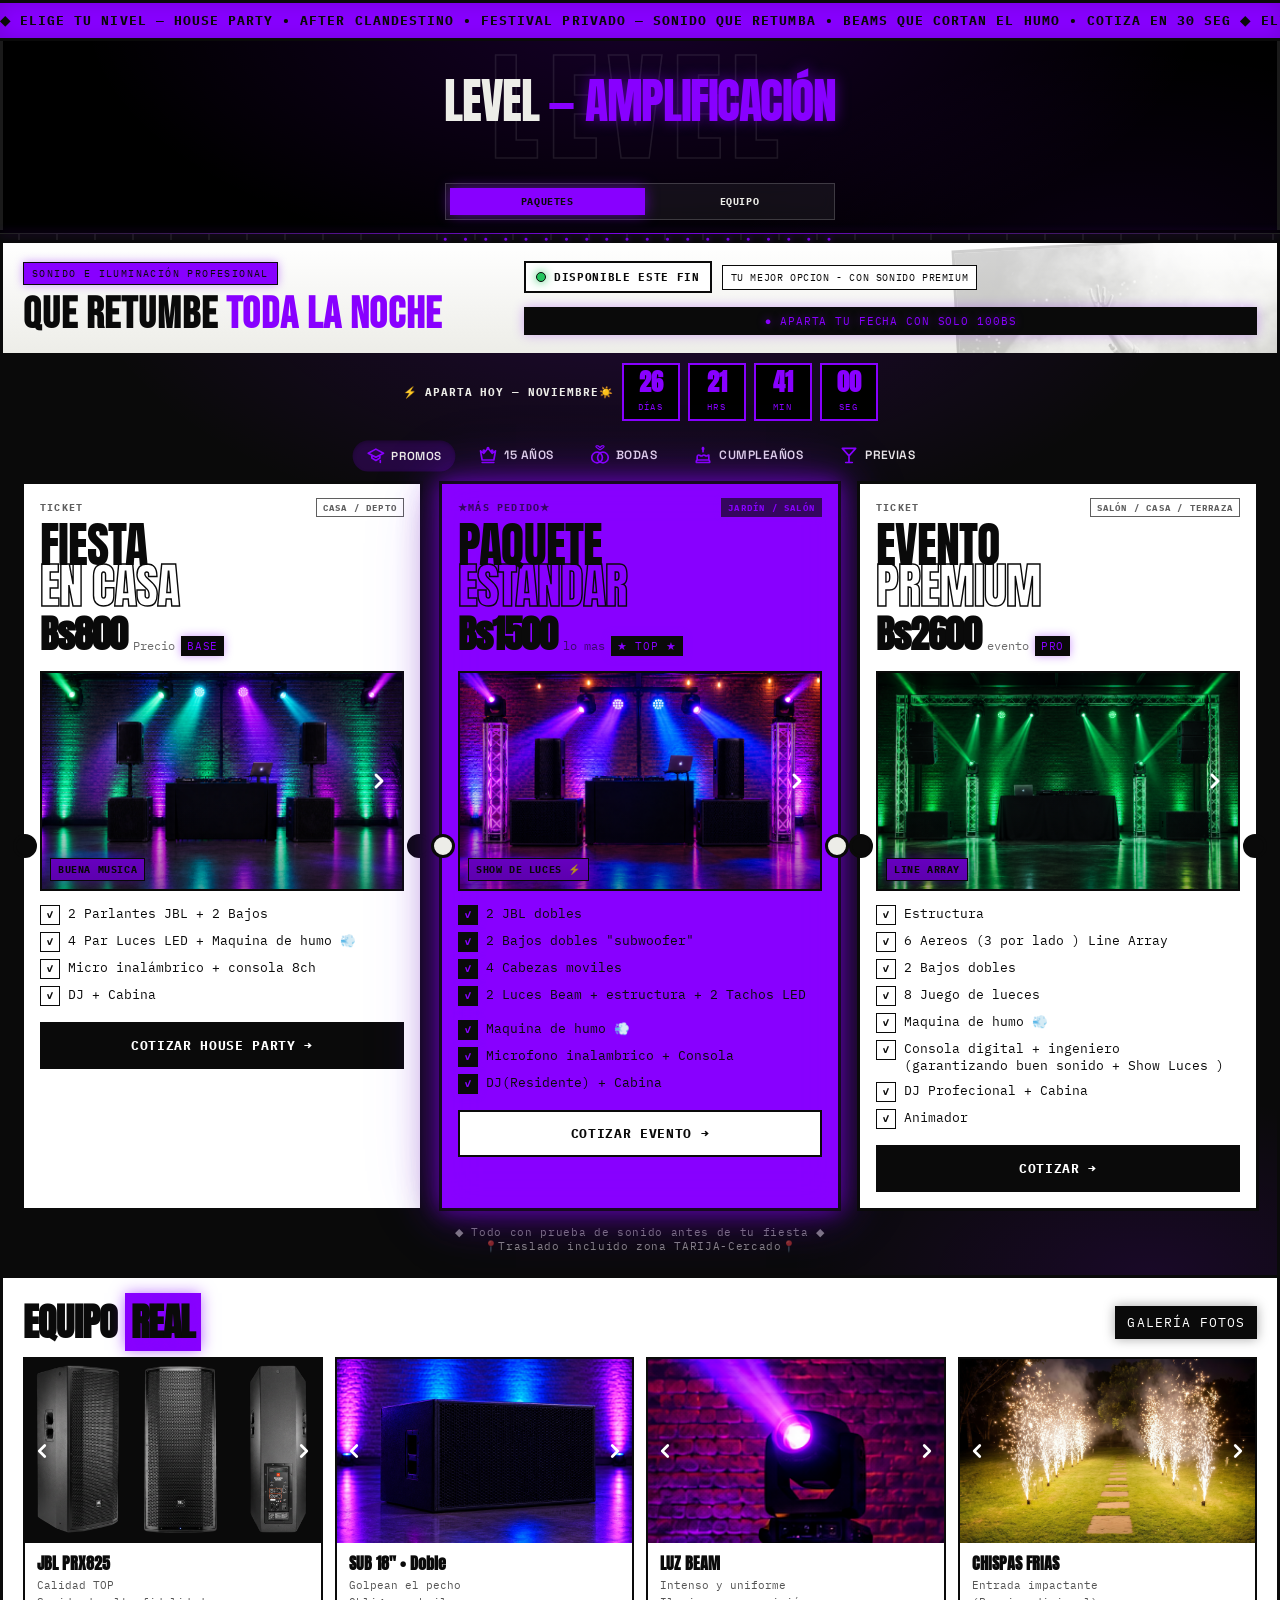
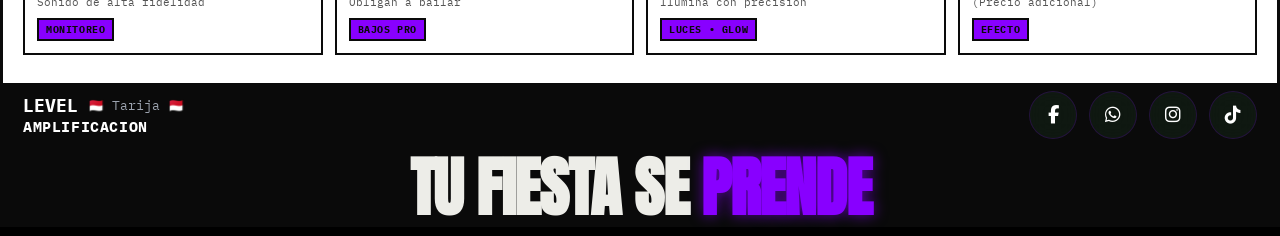
<file: index.html>
<!DOCTYPE html>
<html lang="es">
<head>
<meta charset="UTF-8">
<meta name="viewport" content="width=device-width, initial-scale=1.0">
<meta name="theme-color" content="#000000">
<title>LEVEL — AMPLIFICACION</title>
<link href="https://fonts.googleapis.com/css2?family=Anton&family=Bebas+Neue&family=IBM+Plex+Mono:wght@400;600;700&family=Space+Grotesk:wght@700&display=swap" rel="stylesheet">
<link rel="stylesheet" href="https://cdnjs.cloudflare.com/ajax/libs/font-awesome/6.5.2/css/all.min.css">
<link rel="stylesheet" href="css/style.css?v=49">
</head>
<body>
<div class="marquee"><span class="marquee-track">◆ ELIGE TU NIVEL — HOUSE PARTY • AFTER CLANDESTINO • FESTIVAL PRIVADO — SONIDO QUE RETUMBA • BEAMS QUE CORTAN EL HUMO • COTIZA EN 30 SEG ◆ ELIGE TU NIVEL — HOUSE PARTY • AFTER CLANDESTINO • FESTIVAL PRIVADO — SONIDO QUE RETUMBA • BEAMS QUE CORTAN EL HUMO • COTIZA EN 30 SEG ◆&nbsp;</span><span class="marquee-track">◆ ELIGE TU NIVEL — HOUSE PARTY • AFTER CLANDESTINO • FESTIVAL PRIVADO — SONIDO QUE RETUMBA • BEAMS QUE CORTAN EL HUMO • COTIZA EN 30 SEG ◆ ELIGE TU NIVEL — HOUSE PARTY • AFTER CLANDESTINO • FESTIVAL PRIVADO — SONIDO QUE RETUMBA • BEAMS QUE CORTAN EL HUMO • COTIZA EN 30 SEG ◆&nbsp;</span></div>
<header class="header">
  <div class="header-inner">
    <div class="brand" style="position:relative;width:100%;padding:22px 0 14px;overflow:visible;display:flex;justify-content:center">
      <div style="position:relative;z-index:2;display:flex;align-items:center;gap:10px;flex-wrap:nowrap;white-space:nowrap;justify-content:center;width:100%">
        <span style="font-family:'Anton',sans-serif;font-size:48px;letter-spacing:-.03em;line-height:1;color:#EDEDE8">LEVEL</span>
        <span style="font-family:'Anton',sans-serif;font-size:48px;line-height:1;color:var(--lime)">—</span>
        <span style="font-family:'Anton',sans-serif;font-size:48px;letter-spacing:-.03em;line-height:1;color:var(--lime);text-shadow:0 0 14px rgba(var(--lime-rgb),.5)">AMPLIFICACIÓN</span>
      </div>
      <div style="position:absolute;left:50%;top:50%;transform:translate(-50%,-42%);font-family:'Anton',sans-serif;font-size:120px;line-height:1;letter-spacing:.08em;color:transparent;-webkit-text-stroke:1.6px rgba(255,255,255,.09);pointer-events:none;user-select:none;z-index:1;white-space:nowrap">LEVEL</div>
    </div>
    <div class="header-actions">
      <nav class="nav-pill mono">
        <a class="active" href="#paquetes">Paquetes</a>
        <a href="#equipo">Equipo</a>
      </nav>
    </div>
  </div>
</header>
<div class="truss"></div>
<div class="hero-mini" style="background:linear-gradient(180deg, #fff 0%, #EDEDE8 100%);position:relative;overflow:hidden">
  <div style="position:absolute;right:-40px;top:-2px;width:360px;height:220px;opacity:.18;pointer-events:none;background:url('assets/img/hero/hero-bg.jpg') center/cover;filter:grayscale(1) contrast(1.2);transform:rotate(-3deg);border:3px solid var(--black)"></div>
  <div style="position:relative">
    <div class="mono" style="font-size:10px;letter-spacing:.14em;text-transform:uppercase;color:var(--black);background:var(--lime);display:inline-block;padding:4px 8px;border:1.5px solid var(--black);box-shadow:0 0 10px rgba(var(--lime-rgb),.4)"> SONIDO E ILUMINACIÓN PROFESIONAL</div>
    <h1 style="margin-top:10px">QUE RETUMBE <span class="neon">TODA LA NOCHE</span></h1>
    <p>

    </p>
  </div>
  <div class="hero-mini-right" style="position:relative">
    <span class="pill"><i class="pill-dot"></i> DISPONIBLE ESTE FIN</span>
    <span class="mono" style="font-size:10px;letter-spacing:.06em;border:1.5px solid var(--black);padding:5px 8px;background:#fff">TU MEJOR OPCION - CON SONIDO PREMIUM</span>
    <div class="mono" style="width:100%;margin-top:4px;font-size:11px;letter-spacing:.08em;text-transform:uppercase;color:var(--lime);text-shadow:0 0 8px rgba(var(--lime-rgb),.6);background:#0A0A0A;border:1.5px solid var(--black);padding:6px 8px;text-align:center;box-shadow:0 0 12px rgba(var(--lime-rgb),.3)">● APARTA TU FECHA CON SOLO 100BS</div>
  </div>
</div>
<section id="paquetes" class="paquetes-hero">
  <div class="cd-strip">
    <span class="cd-label">⚡ Aparta hoy — NOVIEMBRE☀️</span>
    <span class="cd-box"><b id="cd-d">00</b><i>DÍAS</i></span>
    <span class="cd-box"><b id="cd-h">00</b><i>HRS</i></span>
    <span class="cd-box"><b id="cd-m">00</b><i>MIN</i></span>
    <span class="cd-box"><b id="cd-s">00</b><i>SEG</i></span>
      </div>

  <div class="eventos-strip" style="background:none;border:none;border-radius:0;padding:10px 0">
    <a class="eventos-item" href="#paquetes" data-mobile-target="#paquete-estandar"><svg viewBox="0 0 24 24"><path d="M12 3.5L2.5 8.5 12 13.5l9.5-5zM7 11v3.5L12 17.5l5-3V11M17.5 17.5V20"/></svg><span>PROMOS</span></a>
    <a class="eventos-item" href="#paquetes" data-mobile-target="#paquete-estandar"><svg viewBox="0 0 24 24"><path d="M3 7l4 3 5-6 5 6 4-3-2 11H5L3 7zM5 21h14"/><circle cx="7" cy="7" r=".8"/><circle cx="12" cy="4" r=".8"/><circle cx="17" cy="7" r=".8"/></svg><span>15 AÑOS</span></a>
    <a class="eventos-item" href="#paquetes" data-mobile-target="#paquete-estandar"><svg viewBox="0 0 24 24"><circle cx="8.5" cy="15" r="6.4"/><circle cx="15.5" cy="15" r="6.4"/><path transform="translate(3.6 .93) scale(.7) translate(0 -1)" d="M12 8C10.2 6.4 5 3.8 5 2.5 5 .8 7 .2 8.5 1.2 10 1.8 11 3 12 4c1-1 2-2.2 3.5-2.8C17 .2 19 .8 19 2.5c0 1.3-5.2 3.9-7 5.5z"/></svg><span>BODAS</span></a>
    <a class="eventos-item" href="#paquetes" data-mobile-target="#paquete-estandar"><svg viewBox="0 0 24 24"><path d="M12 8V6M12 6c1-1 1-2.2 0-3-1 .8-1 2 0 3M4 21v-1.5A1.5 1.5 0 0 1 5.5 18h13A1.5 1.5 0 0 1 20 19.5V21H4zM5 18v-3.5C5 13 6 12 7 12c1.5 0 1.5 1.2 3 1.2s1.5-1.2 3-1.2 1.5 1.2 3 1.2 1.5-1.2 3-1.2v5.5"/></svg><span>CUMPLEAÑOS</span></a>
    <a class="eventos-item" href="#paquetes" data-mobile-target="#paquete-estandar"><svg viewBox="0 0 24 24"><path d="M4 4h16l-8 9-8-9zM12 13v7M8 21h8"/></svg><span>PREVIAS</span></a>
  </div>
<div class="pa-grid">
    <div class="p-ticket reveal">
      <div class="p-top">Ticket   <b>CASA / DEPTO</b></div>
      <div class="p-name"> FIESTA <br><em>EN CASA </em></div>
      <div class="price"><b>Bs800 </b> <small>Precio </small> <i>Base</i></div>
      <div class="p-img">
        <div class="pk-view" id="pk-house">
          <figure class="pk-slide is-on"><img src="assets/img/house-party/portada.jpg" alt="House Party - fiesta real" loading="eager"></figure>
          <figure class="pk-slide" data-full="assets/img/house-party/slide-2-grande.jpg"><img src="assets/img/house-party/slide-2.jpg" alt="House 2" style="object-position:center 10%" loading="eager"></figure>
          <figure class="pk-slide"><img src="assets/img/house-party/slide-3.jpg" alt="House 3" loading="eager"></figure>
          <figure class="pk-slide"><img src="assets/img/house-party/slide-4.jpg" alt="House 4" loading="eager"></figure>
          <button class="pk-next" onclick="pkNext('pk-house')" aria-label="Siguiente foto"><svg viewBox="0 0 24 24"><polyline points="9 18 15 12 9 6"></polyline></svg></button>
        </div>
        <span class="p-img-tag">Buena musica</span>
      </div>
      <ul class="list"><li>2 Parlantes JBL  + 2 Bajos</li><li>4 Par Luces LED  + Maquina de humo 💨 </li><li>Micro inalámbrico + consola 8ch</li><li>DJ  + Cabina </li></ul>
      <a class="p-cta" href="https://wa.me/59175145558?text=%E2%80%93%20PARTY%20HOUSE%20%E2%80%93%20Bs%3A%20700%0A%0A%F0%9F%8E%89%20%C2%A1Hola%2C%20Qu%C3%A9%20alegr%C3%ADa%20saludarte%20%F0%9F%98%8A%0A%0AQueremos%20que%20tu%20evento%20sea%20inolvidable%0A%2A%2APARTY%20HOUSE%2A%2A%20%F0%9F%8E%A7%E2%9C%A8%0A%0A%F0%9F%94%8A%20%2A%2AIncluye%3A%2A%2A%0A%E2%80%A2%202x%20Parlantes%20JBL%20%2B%202x%20Bajos%0A%E2%80%A2%204x%20Par%20Luces%20LED%20%2B%20M%C3%A1quina%20de%20humo%0A%E2%80%A2%20Micro%20inal%C3%A1mbrico%20%2B%20Consola%208ch%0A%E2%80%A2%20DJ%20%2B%20Cabina%0A%0A%F0%9F%92%B5%20%2A%2APrecio%3A%2A%2A%20Bs%3A%20700%0A%F0%9F%93%85%20%2A%2ADisponibilidad%3A%2A%2A%20%0A%0APara%20reservar%20solo%20necesitamos%20confirmar%20fecha%20%0Acon%3A%20Bs%3A100%20%F0%9F%97%93%EF%B8%8F%0A%0ACon%20cari%C3%B1o%2C%0ALEVEL%20-%20AMPLIFICACION%20%F0%9F%92%9C" target="_blank">Cotizar House Party →</a>
    </div>
    <div class="p-ticket featured reveal" id="paquete-estandar">
      <span class="featured-glow"></span>
      <div class="p-top">★MÁS PEDIDO★  <b>JARDÍN / SALÓN</b></div>
      <div class="p-name">PAQUETE<br><em>ESTANDAR</em></div>
      <div class="price"><b>Bs1500</b> <small>  lo mas </small> <i>★ TOP ★ </i></div>
      <div class="p-img">
        <div class="pk-view" id="pk-after">
          <figure class="pk-slide is-on"><img src="assets/img/after-clandestino/slide-1.jpg" alt="After 1" loading="eager"></figure>
          <figure class="pk-slide"><img src="assets/img/after-clandestino/slide-2.jpg" alt="After 2" loading="eager"></figure>
          <figure class="pk-slide" data-full="assets/img/after-clandestino/slide-3-grande.jpg"><img src="assets/img/after-clandestino/slide-3.jpg" alt="After 3" loading="eager"></figure>
          <figure class="pk-slide"><img src="assets/img/after-clandestino/slide-4.jpg" alt="After 4" loading="eager"></figure>
          <button class="pk-next" onclick="pkNext('pk-after')" aria-label="Siguiente foto"><svg viewBox="0 0 24 24"><polyline points="9 18 15 12 9 6"></polyline></svg></button>
        </div>
        <span class="p-img-tag">SHOW DE LUCES ⚡</span>
      </div>
      <ul class="list"><li>2 JBL dobles  </li><li>2  Bajos dobles "subwoofer" </li><li>4 Cabezas moviles  </li><li>2 Luces Beam + estructura + 2 Tachos LED  </li></ul>
      <ul class="list"><li>Maquina de humo 💨 </li><li>Microfono inalambrico + Consola </li><li>DJ(Residente) + Cabina</li></ul>
      <a class="p-cta" href="https://wa.me/59175145558?text=%E2%80%93%20AFTER%20CLANDESTINO%20%E2%80%93%20Bs%3A%201300%0A%0A%F0%9F%94%A5%20%C2%A1Hola%2C%20Esperamos%20que%20est%C3%A9s%20genial%20%F0%9F%98%8E%0A%0ASi%20buscas%20una%20experiencia%20%C3%BAnica%2C%20el%20paquete%0A%2A%2AAFTER%20CLANDESTINO%2A%2A%20es%20para%20ti%20%F0%9F%8E%B6%F0%9F%92%A5%0A%0A%F0%9F%8E%A7%20%2A%2AIncluye%3A%2A%2A%0A%E2%80%A2%202x%20JBL%20dobles%20%2B%202x%20Sub%20Bajos%20dobles%0A%E2%80%A2%204x%20Cabezas%20m%C3%B3viles%0A%E2%80%A2%202x%20Luz%20BEAM%20%2B%202x%20Tachos%20LED%0A%E2%80%A2%20M%C3%A1quina%20de%20humo%20denso%0A%E2%80%A2%20Consola%20%2B%20Micr%C3%B3fono%20inal%C3%A1mbricos%0A%E2%80%A2%20DJ%20%28disco%29%20%2B%20Cabina%0A%0A%F0%9F%92%B5%20%2A%2APrecio%3A%2A%2A%20Bs%3A%201300%0A%F0%9F%93%85%20%2A%2ADisponibilidad%3A%2A%2A%20%0AReserva%20con%20Bs%3A100%20y%20asegura%20tu%20fecha%20%F0%9F%97%93%EF%B8%8F%F0%9F%92%B3%0A%0ACon%20cari%C3%B1o%2C%0ALEVEL%20-%20AMPLIFICACION%20%F0%9F%92%9C" target="_blank">Cotizar evento  →</a>
    </div>
    <div class="p-ticket reveal">
      <div class="p-top">Ticket <b>SALÓN / CASA / TERRAZA</b></div>
      <div class="p-name">EVENTO<br><em>PREMIUM</em></div>
      <div class="price"><b>Bs2600</b> <small>evento </small> <i>Pro</i></div>
      <div class="p-img">
        <div class="pk-view" id="pk-festival">
          <figure class="pk-slide is-on"><img src="assets/img/mini-festival/slide-1.jpg" alt="Festival 1" loading="eager"></figure>
          <figure class="pk-slide"><img src="assets/img/mini-festival/slide-2.jpg" alt="Festival 2" loading="eager"></figure>
          <figure class="pk-slide"><img src="assets/img/mini-festival/slide-3.jpg" alt="Festival 3" loading="eager"></figure>
          <button class="pk-next" onclick="pkNext('pk-festival')" aria-label="Siguiente foto"><svg viewBox="0 0 24 24"><polyline points="9 18 15 12 9 6"></polyline></svg></button>
        </div>
        <span class="p-img-tag">Line Array</span>
      </div>
      <ul class="list"><li>Estructura </li><li> 6 Aereos (3 por lado )  Line Array </li><li>2 Bajos dobles</li><li>8 Juego de lueces  </li><li>Maquina de humo 💨 </li><li>Consola digital + ingeniero<br>(garantizando buen sonido + Show Luces )</li><li>DJ Profecional + Cabina</li><li>Animador </li></ul>
      <a class="p-cta" href="https://wa.me/59175145558?text=%E2%80%93%20MINI%20FESTIVAL%20PRIVADO%20%E2%80%93%20Bs%3A%202500%0A%0A%F0%9F%8C%9F%20%C2%A1Hola%0AQueremos%20que%20tu%20evento%20sea%20de%20NIVEL%20%F0%9F%8E%AA%F0%9F%8E%B6%0A%0ATe%20presentamos%20el%20paquete%0A%2A%2AMINI%20FESTIVAL%20%E2%80%93%20PRIVADO%2A%2A%20%F0%9F%8E%A7%F0%9F%94%A5%0A%0A%F0%9F%8E%A4%20%2A%2AIncluye%3A%2A%2A%0A%E2%80%A2%20Line%20Array%204x%20A%C3%A9reos%20%2B%202x%20Bajos%20dobles%0A%E2%80%A2%202x%20JBL%20Dobles%0A%E2%80%A2%208x%20Juegos%20de%20luces%20%2B%20Estructura%0A%E2%80%A2%20M%C3%A1quina%20de%20humo%20DENSO%0A%E2%80%A2%202x%20M%C3%A1quinas%20de%20FUEGO%0A%E2%80%A2%20Consola%20digital%20%2B%20Ingeniero%20%0A%28sonido%20%2B%20show%20de%20luces%29%0A%E2%80%A2%20DJ%20Profesional%20%2B%20Cabina%0A%E2%80%A2%20Animador%0A%0A%F0%9F%92%B5%20%2A%2APrecio%3A%2A%2A%20Bs%3A%202500%0A%F0%9F%93%85%20%2A%2ADisponibilidad%3A%2A%2A%0A%0AEste%20paquete%20es%20limitado%20y%20muy%20solicitado%20%F0%9F%94%A5%0AReserva%20con%20Bs%3A100%20%0A%C2%BFTe%20gustar%C3%ADa%20confirmar%20tu%20fecha%3F%20%0A%0ACon%20cari%C3%B1o%2C%0ALEVEL%20-%20AMPLIFICACION%20%F0%9F%92%9C" target="_blank">Cotizar  →</a>
    </div>
  </div>
  <div class="mono" style="text-align:center;margin-top:14px;color:rgba(237,237,232,.6);font-size:11px;letter-spacing:.06em">◆ Todo con prueba de sonido antes de tu fiesta ◆<br>📍Traslado incluido zona TARIJA-Cercado📍</div>
</section>
<section id="equipo" class="section">
  <div class="sec-head"><h2 class="h2">EQUIPO  <span class="neon" style="color:var(--black);background:var(--lime);padding:0 6px;box-shadow:0 0 14px rgba(var(--lime-rgb),.5)">REAL</span></h2><span style="font-size:13px;letter-spacing:.08em;text-transform:uppercase;border:2px solid var(--black);padding:6px 10px;background:#0A0A0A;color:#fff;box-shadow:0 0 12px rgba(10,10,10,.35)">GALERÍA FOTOS</span></div>
  <div class="eq-grid">
    <article class="eq-card">
      <div class="eq-view" id="eq-melo">
        <figure class="eq-slide is-on" data-title="JBL PRX825" data-desc="Calidad TOP<br>Sonido de alta fidelidad" data-tag="MONITOREO"><img src="assets/img/equipo-melo/foto-3.jpg" alt="JBL PRX825" loading="eager"></figure>
        <figure class="eq-slide" data-title='JBL eon615"' data-desc="Sonido equilibrado<br>Tiro largo." data-tag="SONIDO"><img src="assets/img/equipo-melo/foto-2.jpg" alt="JBL eon615" loading="eager"></figure>
        <figure class="eq-slide eq-zoom" id="foto-jbl" data-title="JBL eon715" data-desc="Sonido envolvente<br>Nitido" data-tag="SONIDO" data-full="assets/img/equipo-melo/foto-1-grande.jpg"><img src="assets/img/equipo-melo/foto-1.jpg" alt="JBL eon715" loading="eager"></figure>
        <button class="eq-prev" onclick="eqPrev('eq-melo')" aria-label="Foto anterior"><svg viewBox="0 0 24 24"><polyline points="9 18 15 12 9 6"></polyline></svg></button>
        <button class="eq-next" onclick="eqNext('eq-melo')" aria-label="Foto siguiente"><svg viewBox="0 0 24 24"><polyline points="15 18 9 12 15 6"></polyline></svg></button>
      </div>
      <div class="eq-body"><h3>JBL PRX825</h3><p>Calidad TOP<br>Sonido de alta fidelidad</p><span class="eq-tag">MONITOREO</span></div>
    </article>
    <article class="eq-card">
      <div class="eq-view" id="eq-sub">
        <figure class="eq-slide is-on" data-title='SUB 18" • Doble' data-desc="Golpean el pecho<br>Obligan a bailar" data-tag="BAJOS PRO"><img src="assets/img/equipo-sub/foto-2.jpg" alt="Sub 2" loading="eager"></figure>
        <figure class="eq-slide" data-title='SUB 18"' data-desc='Nuestro subwoofer de 18" Ambiente entero vibrando' data-tag="BAJOS" data-full="assets/img/equipo-sub/foto-1-grande.jpg"><img src="assets/img/equipo-sub/foto-1.jpg" alt="Sub 1" style="object-position:center 42%" loading="eager"></figure>
        <figure class="eq-slide" data-title='SUB 18" • Doble' data-desc="Golpean el pecho<br>Obligan a bailar" data-tag="BAJOS PRO"><img src="assets/img/equipo-sub/foto-3.jpg" alt="Sub 3" loading="eager"></figure>
        <button class="eq-prev" onclick="eqPrev('eq-sub')" aria-label="Foto anterior"><svg viewBox="0 0 24 24"><polyline points="9 18 15 12 9 6"></polyline></svg></button>
        <button class="eq-next" onclick="eqNext('eq-sub')" aria-label="Foto siguiente"><svg viewBox="0 0 24 24"><polyline points="15 18 9 12 15 6"></polyline></svg></button>
      </div>
      <div class="eq-body"><h3>SUB 18" • Doble</h3><p>Golpean el pecho<br>Obligan a bailar</p><span class="eq-tag">BAJOS PRO</span></div>
    </article>
    <article class="eq-card">
      <div class="eq-view" id="eq-beam">
        <figure class="eq-slide is-on" data-title="LUZ BEAM" data-desc="Intenso y uniforme<br>Ilumina con precisión" data-tag="LUCES • GLOW" data-full="assets/img/equipo-beam/foto-1-grande.jpg" data-lb="0"><img src="assets/img/equipo-beam/foto-1.jpg" alt="Luz Beam" loading="eager"></figure>
        <figure class="eq-slide" data-title="CABEZA MOVIL" data-desc="Extelente Ilumunacion<br>Buen ambiente" data-tag="LUCES • GLOW" data-lb="2"><img src="assets/img/equipo-beam/foto-2.jpg" alt="Cabeza movil" loading="eager"></figure>
        <figure class="eq-slide" data-title="TACHO LED" data-desc="Crea el ambiente<br>Perfecto de noche" data-tag="COMBO" data-lb="1"><img src="assets/img/equipo-beam/foto-3.jpg" alt="Tacho LED" loading="eager"></figure>
        <button class="eq-prev" onclick="eqPrev('eq-beam')" aria-label="Foto anterior"><svg viewBox="0 0 24 24"><polyline points="9 18 15 12 9 6"></polyline></svg></button>
        <button class="eq-next" onclick="eqNext('eq-beam')" aria-label="Foto siguiente"><svg viewBox="0 0 24 24"><polyline points="15 18 9 12 15 6"></polyline></svg></button>
      </div>
      <div class="eq-body"><h3>LUZ BEAM</h3><p>Intenso y uniforme<br>Ilumina con precisión</p><span class="eq-tag">LUCES • GLOW</span></div>
    </article>
    <article class="eq-card">
      <div class="eq-view" id="eq-humo">
        <figure class="eq-slide is-on" data-title="CHISPAS FRIAS" data-desc="Entrada impactante<br>(Precio adicional)" data-tag="EFECTO"><img src="assets/img/equipo-humo/foto-2.jpg" alt="Chispas frias" loading="eager"></figure>
        <figure class="eq-slide" data-title="HUMO DENSO 1500W" data-desc="Sin humo no hay FIESTA<br>Líquido incluido." data-tag="EFECTO"><img src="assets/img/equipo-humo/foto-1.jpg" alt="Humo 1" loading="eager"></figure>
        <figure class="eq-slide" data-title="FUEGOS" data-desc="Prende tu noche<br>(precio adicional)" data-tag="EFECTO PRO"><img src="assets/img/equipo-humo/foto-3.jpg" alt="Fuegos" loading="eager"></figure>
        <button class="eq-prev" onclick="eqPrev('eq-humo')" aria-label="Foto anterior"><svg viewBox="0 0 24 24"><polyline points="9 18 15 12 9 6"></polyline></svg></button>
        <button class="eq-next" onclick="eqNext('eq-humo')" aria-label="Foto siguiente"><svg viewBox="0 0 24 24"><polyline points="15 18 9 12 15 6"></polyline></svg></button>
      </div>
      <div class="eq-body"><h3>CHISPAS FRIAS</h3><p>Entrada impactante<br>(Precio adicional)</p><span class="eq-tag">EFECTO</span></div>
    </article>
  </div>
</section>
<footer class="footer-real">
  <div class="footer-brand"><div class="footer-line1"><strong>LEVEL</strong><span>🇲🇨 Tarija 🇲🇨</span></div><div class="footer-line2"><strong>AMPLIFICACION</strong></div></div>
  <div class="footer-social">
    <a href="https://www.facebook.com/share/19PopzZgZj/?mibextid=wwXIfr" target="_blank" rel="noopener" class="social-link fb" aria-label="Facebook"><i class="fa-brands fa-facebook-f"></i></a>
    <a href="https://wa.me/59175145558?text=%E2%9A%A1%20LEVEL%20AMPLIFICACI%C3%93N%0A%20__%20%2ATu%20fiesta%20se%20prende%20%2A%20__%0A%F0%9F%8E%A4%20Sonido%20profesional%20%C2%B7%20Luces%20LED%0A%20%20%20%20%20%20%20Efectos%20especiales%0A%20%F0%9F%87%AE%F0%9F%87%A9Tarija%2C%20Bolivia%20%F0%9F%87%AE%F0%9F%87%A9%0A%20%F0%9F%AA%A93%20paquetes%20desde%20Bs%20700%0A%F0%9F%93%B2%20Aparta%20tu%20fecha%20con%20solo%20Bs%20100%0A%0A%0A%F0%9F%8C%90P%C3%81GINA%20WEB%F0%9F%8C%90%0Ahttps%3A%2F%2Flevel-amplificacion.vercel.app" target="_blank" rel="noopener" class="social-link wa" aria-label="WhatsApp"><i class="fa-brands fa-whatsapp"></i></a>
    <a href="https://www.instagram.com/level_tarija_?stkn=dmsxaWg2a21rdjky&utm_source=qr" target="_blank" rel="noopener" class="social-link ig" aria-label="Instagram"><i class="fa-brands fa-instagram"></i></a>
    <a href="https://www.tiktok.com/@level_tarija?_r=1&_t=ZS-99msKhiB87x" target="_blank" rel="noopener" class="social-link tt" aria-label="TikTok"><i class="fa-brands fa-tiktok"></i></a>
  </div>
</footer>
<section class="section dark" style="padding:6px 30px 8px;text-align:center;border-bottom:3px solid var(--black)">
  <h2 class="h2" style="font-size:clamp(36px,6vw,64px)">TU FIESTA SE <span class="neon">PRENDE</span></h2>
</section>
<!-- Lightbox -->
<div class="lb" id="lb-jbl" aria-hidden="true">
  <div class="lb-frame full" id="lb-frame">
    <img id="lb-img" src="assets/img/equipo-melo/foto-1.jpg" alt="Foto en grande" loading="eager">
    <button class="lb-x" id="lb-x" aria-label="Cerrar">✕</button>
    <button class="lb-nav lb-prev" id="lb-prev" aria-label="Foto anterior">‹</button>
    <button class="lb-nav lb-next" id="lb-next" aria-label="Foto siguiente">›</button>
  </div>
  <p class="lb-cap" id="lb-cap" hidden></p>
</div>
<script src="js/main.js?v=20"></script>
</body>
</html>
</file>
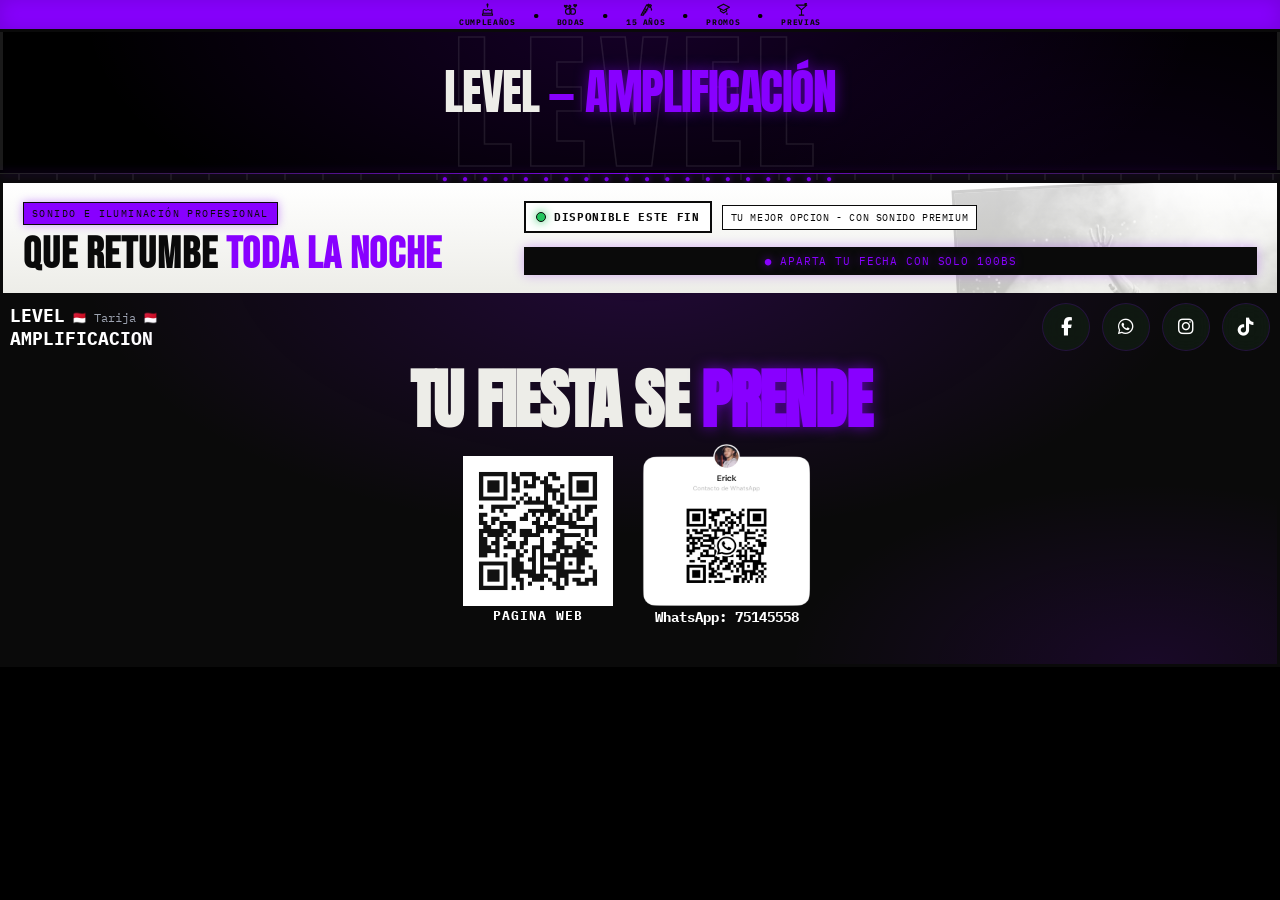
<file: demo4.html>
<!DOCTYPE html>
<html lang="es">
<head>
<meta charset="UTF-8">
<meta name="viewport" content="width=device-width, initial-scale=1.0">
<title>DEMO cabecera — réplica visual</title>
<link href="https://fonts.googleapis.com/css2?family=Anton&family=Bebas+Neue&family=IBM+Plex+Mono:wght@400;600;700&family=Space+Grotesk:wght@700&display=swap" rel="stylesheet">
<link rel="stylesheet" href="https://cdnjs.cloudflare.com/ajax/libs/font-awesome/6.5.2/css/all.min.css">
<link rel="stylesheet" href="css/style.css?v=48">
<style>
/* demo: marquee estático de eventos */
.marquee{padding:2px 0;margin-top:-3px}
.marquee-track{animation:none}
.ev{display:flex;align-items:center;justify-content:center;gap:0;width:100%}
.ev-item{display:flex;flex-direction:column;align-items:center;gap:0;padding:0 16px;color:#0A0A0A}
.ev-item svg{width:15px;height:15px;fill:none;stroke:#0A0A0A;stroke-width:1.8;stroke-linecap:round;stroke-linejoin:round}
.ev-item span{font-weight:800;font-size:8px;letter-spacing:.08em}
.ev-dot{color:#000;font-weight:800;font-size:14px}
/* demo: fondo negro, footer pegado a la izquierda, titulares sin animación */
body{background:#000}
.footer-real{justify-content:flex-start;flex-wrap:nowrap;padding-left:0;padding-right:0;margin-left:-14px;margin-right:-14px;margin-top:-8px}
.footer-social{margin-left:auto}
/* demo: fila QR */
.qr-row{display:flex;gap:24px;justify-content:center;background:#0A0A0A;padding:18px 20px;align-items:flex-start}
.qr-item{display:flex;flex-direction:column;align-items:center;gap:0}
.qr-item:last-child{margin-top:-16px}
.qr-item img{width:180px;height:180px;background:none;padding:0}
.qr-item.qr-web img{width:150px;height:150px}
.qr-item.qr-web strong{margin-top:1px}
.qr-item strong{color:#fff;font-size:13px;letter-spacing:.08em}
.qr-caption{color:#fff;font-size:11px;margin-top:2px;white-space:nowrap;text-align:center}
.qr-overlay{position:absolute;bottom:-8px;left:50%;transform:translateX(-50%);color:#fff;font-size:14px;font-weight:700;white-space:nowrap;padding:2px 6px;border-radius:3px}
.qr-item{position:relative}
.footer-real strong{font-size:18px}
.footer-real span{font-size:12px}
@media(max-width:600px){
  .footer-real{flex-wrap:nowrap;padding-left:0;margin-left:-8px;gap:8px}
  .footer-social{gap:8px}
  .footer-social .social-link{width:40px;height:40px;font-size:15px}
}
.hero-mini h1,.section.dark .h2{animation:none}
</style>
</head>
<body>
<div class="marquee"><div class="ev">
  <div class="ev-item"><svg viewBox="0 0 24 24"><path d="M12 8V6M12 6c1-1 1-2.2 0-3-1 .8-1 2 0 3M4 21v-1.5A1.5 1.5 0 0 1 5.5 18h13A1.5 1.5 0 0 1 20 19.5V21H4zM5 18v-3.5C5 13 6 12 7 12c1.5 0 1.5 1.2 3 1.2s1.5-1.2 3-1.2 1.5 1.2 3 1.2 1.5-1.2 3-1.2v5.5"/></svg><span>CUMPLEAÑOS</span></div>
  <span class="ev-dot">•</span>
  <div class="ev-item"><svg viewBox="0 0 24 24"><circle cx="8.5" cy="15" r="4.5"/><circle cx="15.5" cy="15" r="4.5"/><path d="M10.5 10.2L9.2 6.8l1.7-1 1.7 1zM9.2 6.8L10.9 5l1.7 1.8M4.5 6.5c.4-1 1.4-1.5 2-1 .5.4.3 1.2-.3 1.9-.5.6-1.4 1.3-1.7 1.6-.3-.3-1.2-1-1.7-1.6-.6-.7-.8-1.5-.3-1.9.6-.5 1.6 0 2 1zM19.5 5.5c.4-1 1.4-1.5 2-1 .5.4.3 1.2-.3 1.9-.5.6-1.4 1.3-1.7 1.6-.3-.3-1.2-1-1.7-1.6-.6-.7-.8-1.5-.3-1.9.6-.5 1.6 0 2 1z"/></svg><span>BODAS</span></div>
  <span class="ev-dot">•</span>
  <div class="ev-item"><svg viewBox="0 0 24 24"><path d="M5 21L14 4.5l3.5 2L8.5 21zM8 17.5c1.5.5 3 .3 4.5-.5M10 14.5c1.5.5 3 .3 4.5-.5M12 11.5c1.2.4 2.5.2 3.7-.4M15.5 6.5c-.3-1.2.3-2.3 1.5-2.5M18.5 8.5c1.2-.3 2.3.3 2.5 1.5M20 4.5a1.3 1.3 0 1 0 .1 0M17 3.5a1.1 1.1 0 1 0 .1 0M21 11c.8.3 1 1.3.5 2"/></svg><span>15 AÑOS</span></div>
  <span class="ev-dot">•</span>
  <div class="ev-item"><svg viewBox="0 0 24 24"><path d="M12 3.5L2.5 8.5 12 13.5l9.5-5zM7 11v3.5L12 17.5l5-3V11M17.5 17.5V20"/></svg><span>PROMOS</span></div>
  <span class="ev-dot">•</span>
  <div class="ev-item"><svg viewBox="0 0 24 24"><path d="M3.5 5h17L12 12.5zM12 12.5V21M8.5 21h7M17.5 5l2.5-2.5M20 2.5h-2.5V5"/></svg><span>PREVIAS</span></div>
</div></div>
<header class="header">
  <div class="header-inner">
    <div class="brand" style="position:relative;width:100%;padding:22px 0 44px;overflow:visible;display:flex;justify-content:center">
      <div style="position:relative;z-index:2;display:flex;align-items:center;gap:10px;flex-wrap:nowrap;white-space:nowrap;justify-content:center;width:100%">
        <span style="font-family:'Anton',sans-serif;font-size:48px;letter-spacing:-.03em;line-height:1;color:#EDEDE8">LEVEL</span>
        <span style="font-family:'Anton',sans-serif;font-size:48px;line-height:1;color:var(--lime)">—</span>
        <span style="font-family:'Anton',sans-serif;font-size:48px;letter-spacing:-.03em;line-height:1;color:var(--lime);text-shadow:0 0 14px rgba(var(--lime-rgb),.5)">AMPLIFICACIÓN</span>
      </div>
      <div style="position:absolute;left:50%;top:50%;transform:translate(-50%,-50%);font-family:'Anton',sans-serif;font-size:150px;line-height:1;letter-spacing:.08em;color:transparent;-webkit-text-stroke:1.6px rgba(255,255,255,.09);pointer-events:none;user-select:none;z-index:1;white-space:nowrap">LEVEL</div>
    </div>
  </div>
</header>
<div class="truss"></div>
<div class="hero-mini" style="background:linear-gradient(180deg, #fff 0%, #EDEDE8 100%);position:relative;overflow:hidden">
  <div style="position:absolute;right:-40px;top:-2px;width:360px;height:220px;opacity:.18;pointer-events:none;background:url('assets/img/hero/hero-bg.jpg') center/cover;filter:grayscale(1) contrast(1.2);transform:rotate(-3deg);border:3px solid var(--black)"></div>
  <div style="position:relative">
    <div class="mono" style="font-size:10px;letter-spacing:.14em;text-transform:uppercase;color:var(--black);background:var(--lime);display:inline-block;padding:4px 8px;border:1.5px solid var(--black);box-shadow:0 0 10px rgba(var(--lime-rgb),.4)"> SONIDO E ILUMINACIÓN PROFESIONAL</div>
    <h1 style="margin-top:10px">QUE RETUMBE <span class="neon">TODA LA NOCHE</span></h1>
    <p></p>
  </div>
  <div class="hero-mini-right" style="position:relative">
    <span class="pill"><i class="pill-dot"></i> DISPONIBLE ESTE FIN</span>
    <span class="mono" style="font-size:10px;letter-spacing:.06em;border:1.5px solid var(--black);padding:5px 8px;background:#fff">TU MEJOR OPCION - CON SONIDO PREMIUM</span>
    <div class="mono" style="width:100%;margin-top:4px;font-size:11px;letter-spacing:.08em;text-transform:uppercase;color:var(--lime);text-shadow:0 0 8px rgba(var(--lime-rgb),.6);background:#0A0A0A;border:1.5px solid var(--black);padding:6px 8px;text-align:center;box-shadow:0 0 12px rgba(var(--lime-rgb),.3)">● APARTA TU FECHA CON SOLO 100BS</div>
  </div>
</div>
<section id="paquetes" class="paquetes-hero">
<footer class="footer-real">
  <div><strong>LEVEL</strong> <span>🇲🇨 Tarija 🇲🇨</span><br><strong>AMPLIFICACION</strong></div>
  <div class="footer-social">
    <a href="#" class="social-link fb" aria-label="Facebook"><i class="fa-brands fa-facebook-f"></i></a>
    <a href="#" class="social-link wa" aria-label="WhatsApp"><i class="fa-brands fa-whatsapp"></i></a>
    <a href="#" class="social-link ig" aria-label="Instagram"><i class="fa-brands fa-instagram"></i></a>
    <a href="#" class="social-link tt" aria-label="TikTok"><i class="fa-brands fa-tiktok"></i></a>
  </div>
</footer>
<section class="section dark" style="padding:6px 20px 8px;text-align:center;border-bottom:3px solid var(--black)">
  <h2 class="h2" style="font-size:clamp(36px,6vw,64px)">TU FIESTA SE <span class="neon">PRENDE</span></h2>
</section>
<div class="qr-row">
  <div class="qr-item qr-web"><img src="assets/img/qr-web.png" alt="QR página web"><strong>PAGINA WEB</strong></div>
  <div class="qr-item"><img src="assets/img/wpp-full.png" alt="QR WhatsApp"><div class="qr-overlay">WhatsApp: 75145558</div></div>
</div>
</section>
<script src="js/main.js?v=19"></script>
</body>
</html>
</file>
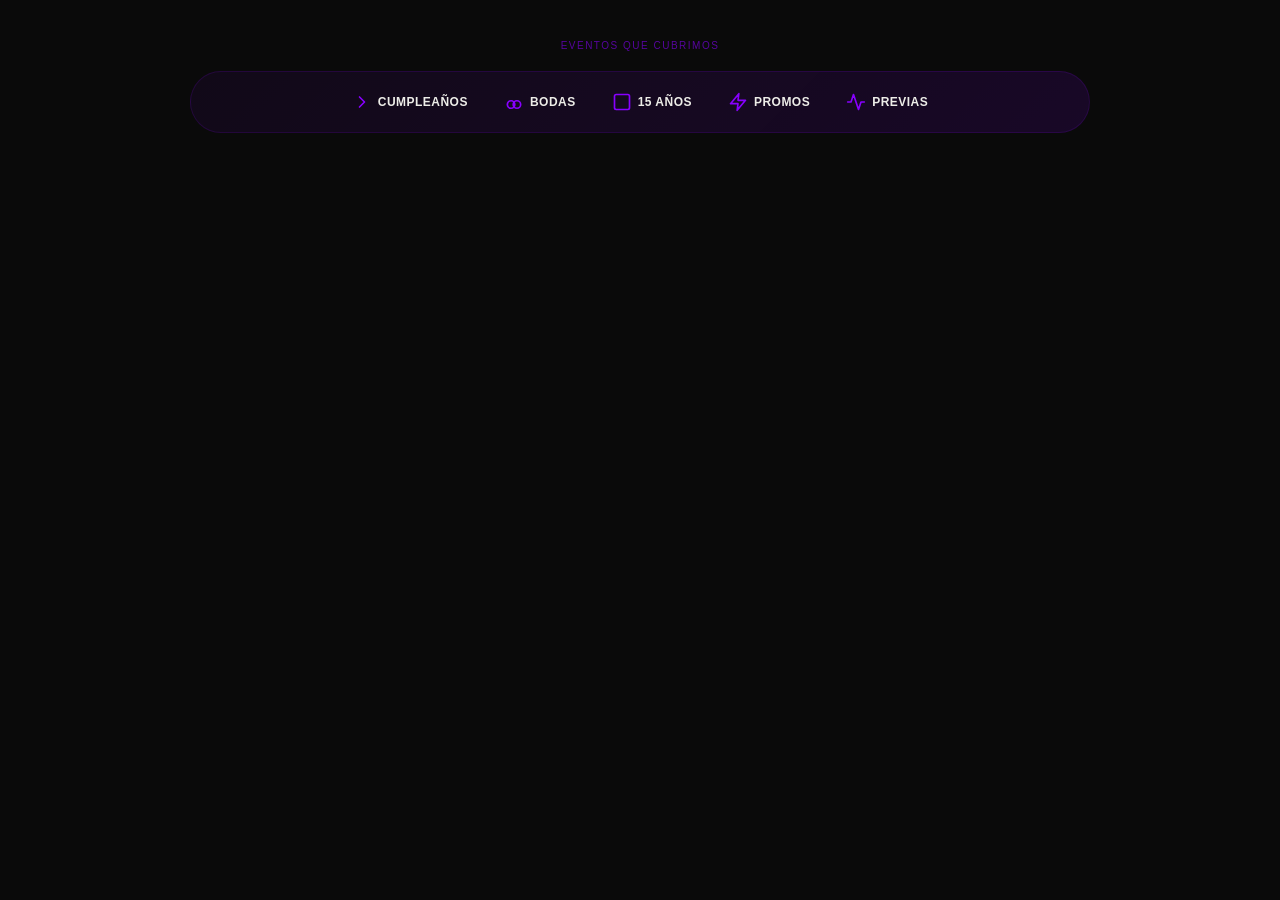
<file: eventos_compacto.html>
<!DOCTYPE html>
<html lang="es">
<head>
<meta charset="UTF-8">
<meta name="viewport" content="width=device-width, initial-scale=1.0">
<title>Eventos Compacto</title>
<style>
  *{margin:0;padding:0;box-sizing:border-box}
  body{background:#0A0A0A;color:#EDEDE8;font-family:'Space Grotesk',sans-serif;padding:40px 20px}
  .strip{display:flex;align-items:center;justify-content:center;gap:8px;flex-wrap:wrap;padding:14px 20px;background:linear-gradient(135deg,rgba(136,0,255,.06),rgba(136,0,255,.12));border:1px solid rgba(136,0,255,.15);border-radius:60px;max-width:900px;margin:0 auto}
  .item{display:flex;align-items:center;gap:6px;padding:6px 14px;border-radius:30px;transition:all .3s;cursor:pointer}
  .item:hover{background:rgba(136,0,255,.2);transform:scale(1.05)}
  .item svg{width:20px;height:20px;fill:none;stroke:#8800FF;stroke-width:2;stroke-linecap:round;stroke-linejoin:round}
  .item span{font-size:12px;font-weight:600;letter-spacing:.04em;color:#EDEDE8;white-space:nowrap}
  .label{text-align:center;margin-bottom:20px;font-size:10px;letter-spacing:.15em;text-transform:uppercase;color:rgba(136,0,255,.6)}
</style>
</head>
<body>
<div class="label">EVENTOS QUE CUBRIMOS</div>
<div class="strip">
  <div class="item"><svg viewBox="0 0 24 24"><path d="M9 18l6-6-6-6"/></svg><span>CUMPLEAÑOS</span></div>
  <div class="item"><svg viewBox="0 0 24 24"><circle cx="8.5" cy="15" r="4.5"/><circle cx="15.5" cy="15" r="4.5"/></svg><span>BODAS</span></div>
  <div class="item"><svg viewBox="0 0 24 24"><rect x="3" y="3" width="18" height="18" rx="2"/></svg><span>15 AÑOS</span></div>
  <div class="item"><svg viewBox="0 0 24 24"><polygon points="13 2 3 14 12 14 11 22 21 10 12 10"/></svg><span>PROMOS</span></div>
  <div class="item"><svg viewBox="0 0 24 24"><path d="M22 12h-4l-3 9L9 3l-3 9H2"/></svg><span>PREVIAS</span></div>
</div>
</body>
</html>
</file>
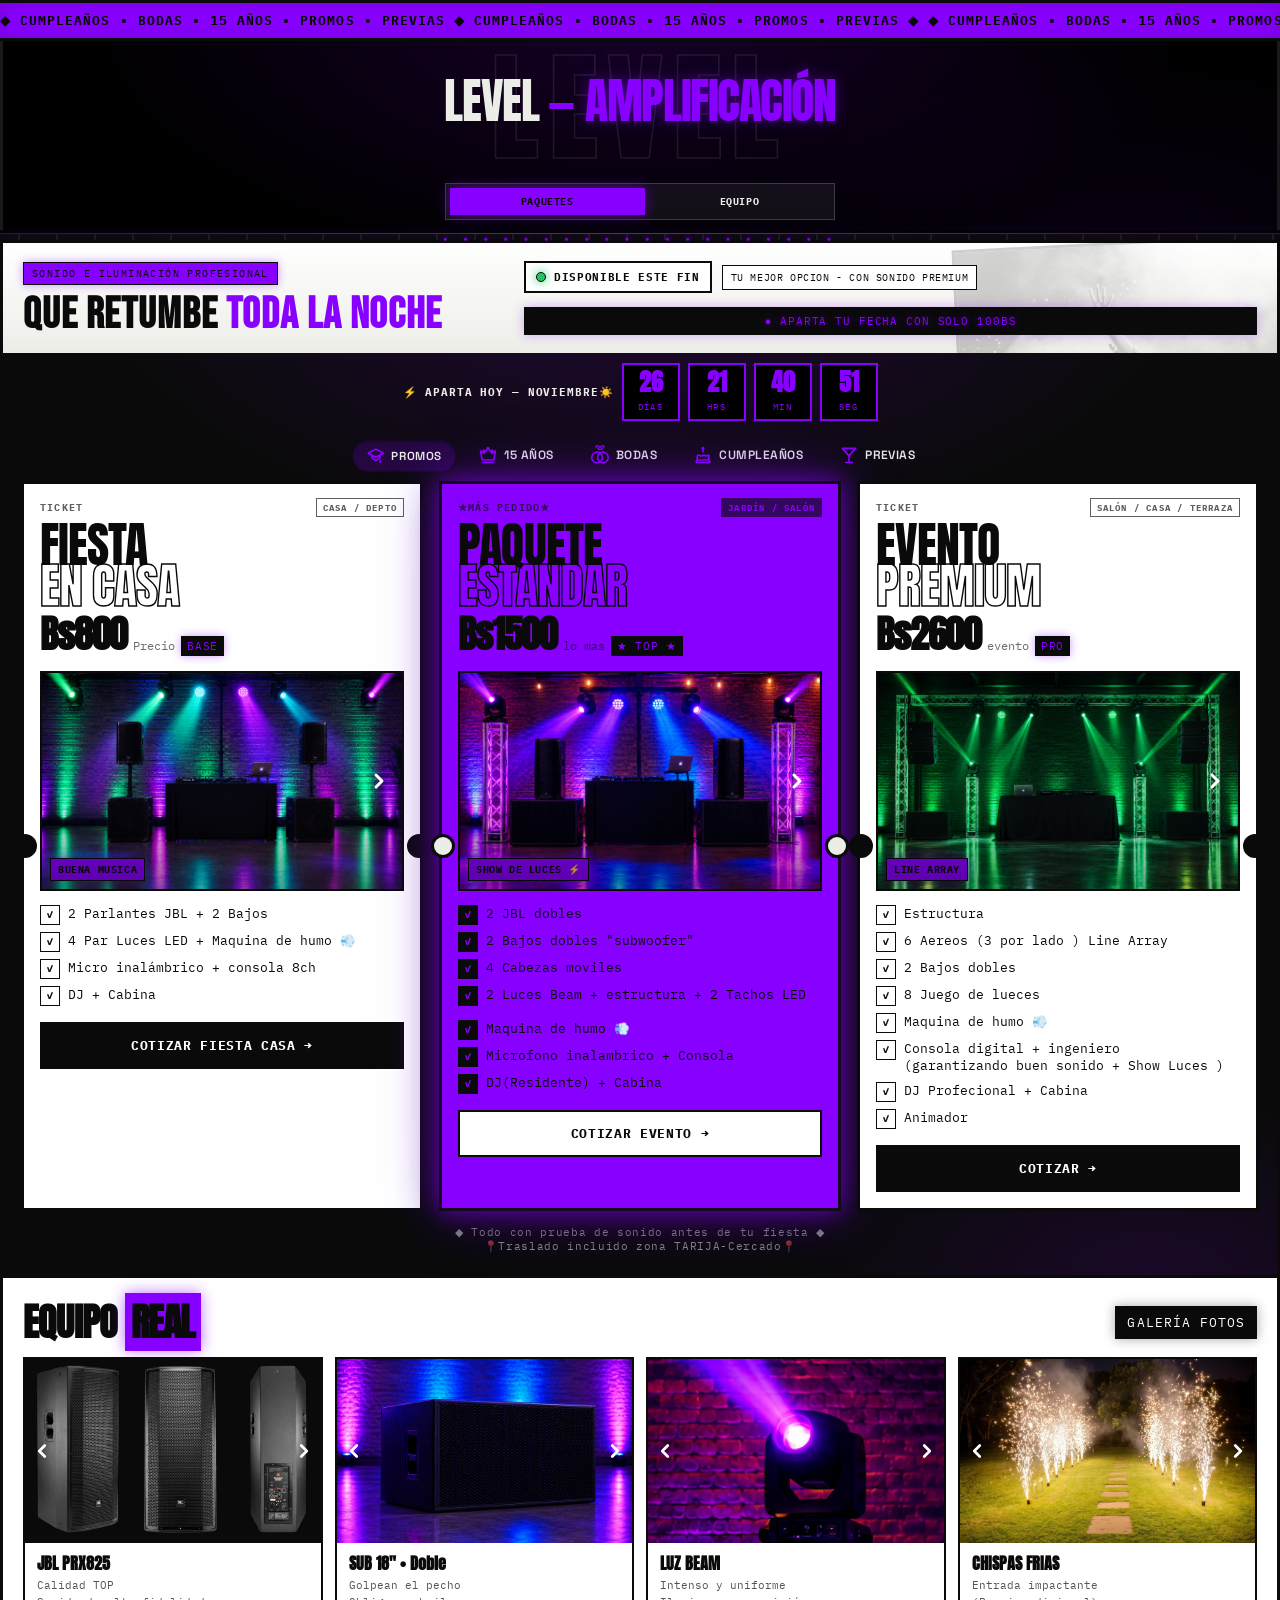
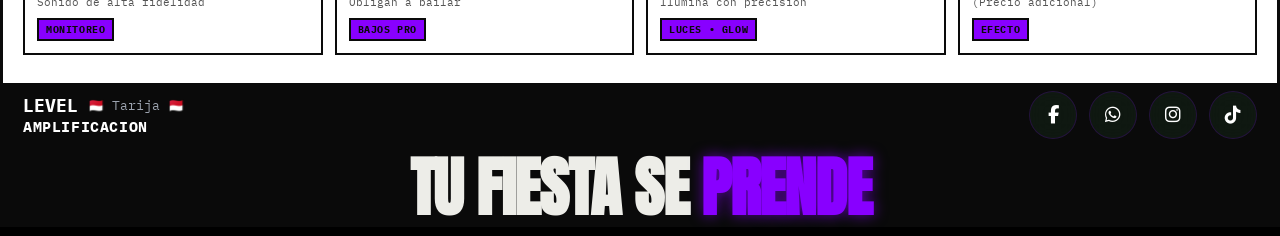
<file: FORMAL.html>
<!DOCTYPE html>
<html lang="es">
<head>
<meta charset="UTF-8">
<meta name="viewport" content="width=device-width, initial-scale=1.0">
<meta name="theme-color" content="#000000">
<title>LEVEL — AMPLIFICACION</title>
<link href="https://fonts.googleapis.com/css2?family=Anton&family=Bebas+Neue&family=IBM+Plex+Mono:wght@400;600;700&family=Space+Grotesk:wght@700&display=swap" rel="stylesheet">
<link rel="stylesheet" href="https://cdnjs.cloudflare.com/ajax/libs/font-awesome/6.5.2/css/all.min.css">
<link rel="stylesheet" href="css/style.css?v=49">
</head>
<body>
<div class="marquee"><span class="marquee-track">◆ CUMPLEAÑOS • BODAS • 15 AÑOS • PROMOS • PREVIAS ◆ CUMPLEAÑOS • BODAS • 15 AÑOS • PROMOS • PREVIAS ◆&nbsp;</span><span class="marquee-track">◆ CUMPLEAÑOS • BODAS • 15 AÑOS • PROMOS • PREVIAS ◆ CUMPLEAÑOS • BODAS • 15 AÑOS • PROMOS • PREVIAS ◆&nbsp;</span></div>
<header class="header">
  <div class="header-inner">
    <div class="brand" style="position:relative;width:100%;padding:22px 0 14px;overflow:visible;display:flex;justify-content:center">
      <div style="position:relative;z-index:2;display:flex;align-items:center;gap:10px;flex-wrap:nowrap;white-space:nowrap;justify-content:center;width:100%">
        <span style="font-family:'Anton',sans-serif;font-size:48px;letter-spacing:-.03em;line-height:1;color:#EDEDE8">LEVEL</span>
        <span style="font-family:'Anton',sans-serif;font-size:48px;line-height:1;color:var(--lime)">—</span>
        <span style="font-family:'Anton',sans-serif;font-size:48px;letter-spacing:-.03em;line-height:1;color:var(--lime);text-shadow:0 0 14px rgba(var(--lime-rgb),.5)">AMPLIFICACIÓN</span>
      </div>
      <div style="position:absolute;left:50%;top:50%;transform:translate(-50%,-42%);font-family:'Anton',sans-serif;font-size:120px;line-height:1;letter-spacing:.08em;color:transparent;-webkit-text-stroke:1.6px rgba(255,255,255,.09);pointer-events:none;user-select:none;z-index:1;white-space:nowrap">LEVEL</div>
    </div>
    <div class="header-actions">
      <nav class="nav-pill mono">
        <a class="active" href="#paquetes">Paquetes</a>
        <a href="#equipo">Equipo</a>
      </nav>
    </div>
  </div>
</header>
<div class="truss"></div>
<div class="hero-mini" style="background:linear-gradient(180deg, #fff 0%, #EDEDE8 100%);position:relative;overflow:hidden">
  <div style="position:absolute;right:-40px;top:-2px;width:360px;height:220px;opacity:.18;pointer-events:none;background:url('assets/img/hero/hero-bg.jpg') center/cover;filter:grayscale(1) contrast(1.2);transform:rotate(-3deg);border:3px solid var(--black)"></div>
  <div style="position:relative">
    <div class="mono" style="font-size:10px;letter-spacing:.14em;text-transform:uppercase;color:var(--black);background:var(--lime);display:inline-block;padding:4px 8px;border:1.5px solid var(--black);box-shadow:0 0 10px rgba(var(--lime-rgb),.4)"> SONIDO E ILUMINACIÓN PROFESIONAL</div>
    <h1 style="margin-top:10px">QUE RETUMBE <span class="neon">TODA LA NOCHE</span></h1>
    <p>

    </p>
  </div>
  <div class="hero-mini-right" style="position:relative">
    <span class="pill"><i class="pill-dot"></i> DISPONIBLE ESTE FIN</span>
    <span class="mono" style="font-size:10px;letter-spacing:.06em;border:1.5px solid var(--black);padding:5px 8px;background:#fff">TU MEJOR OPCION - CON SONIDO PREMIUM</span>
    <div class="mono" style="width:100%;margin-top:4px;font-size:11px;letter-spacing:.08em;text-transform:uppercase;color:var(--lime);text-shadow:0 0 8px rgba(var(--lime-rgb),.6);background:#0A0A0A;border:1.5px solid var(--black);padding:6px 8px;text-align:center;box-shadow:0 0 12px rgba(var(--lime-rgb),.3)">● APARTA TU FECHA CON SOLO 100BS</div>
  </div>
</div>
<section id="paquetes" class="paquetes-hero">
  <div class="cd-strip">
    <span class="cd-label">⚡ Aparta hoy — NOVIEMBRE☀️ </span>
    <span class="cd-box"><b id="cd-d">00</b><i>DÍAS</i></span>
    <span class="cd-box"><b id="cd-h">00</b><i>HRS</i></span>
    <span class="cd-box"><b id="cd-m">00</b><i>MIN</i></span>
    <span class="cd-box"><b id="cd-s">00</b><i>SEG</i></span>
      </div>

  <div class="eventos-strip" style="background:none;border:none;border-radius:0;padding:10px 0">
    <a class="eventos-item" href="#paquetes" data-mobile-target="#paquete-estandar"><svg viewBox="0 0 24 24"><path d="M12 3.5L2.5 8.5 12 13.5l9.5-5zM7 11v3.5L12 17.5l5-3V11M17.5 17.5V20"/></svg><span>PROMOS</span></a>
    <a class="eventos-item" href="#paquetes" data-mobile-target="#paquete-estandar"><svg viewBox="0 0 24 24"><path d="M3 7l4 3 5-6 5 6 4-3-2 11H5L3 7zM5 21h14"/><circle cx="7" cy="7" r=".8"/><circle cx="12" cy="4" r=".8"/><circle cx="17" cy="7" r=".8"/></svg><span>15 AÑOS</span></a>
    <a class="eventos-item" href="#paquetes" data-mobile-target="#paquete-estandar"><svg viewBox="0 0 24 24"><circle cx="8.5" cy="15" r="6.4"/><circle cx="15.5" cy="15" r="6.4"/><path transform="translate(3.6 .93) scale(.7) translate(0 -1)" d="M12 8C10.2 6.4 5 3.8 5 2.5 5 .8 7 .2 8.5 1.2 10 1.8 11 3 12 4c1-1 2-2.2 3.5-2.8C17 .2 19 .8 19 2.5c0 1.3-5.2 3.9-7 5.5z"/></svg><span>BODAS</span></a>
    <a class="eventos-item" href="#paquetes" data-mobile-target="#paquete-estandar"><svg viewBox="0 0 24 24"><path d="M12 8V6M12 6c1-1 1-2.2 0-3-1 .8-1 2 0 3M4 21v-1.5A1.5 1.5 0 0 1 5.5 18h13A1.5 1.5 0 0 1 20 19.5V21H4zM5 18v-3.5C5 13 6 12 7 12c1.5 0 1.5 1.2 3 1.2s1.5-1.2 3-1.2 1.5 1.2 3 1.2 1.5-1.2 3-1.2v5.5"/></svg><span>CUMPLEAÑOS</span></a>
    <a class="eventos-item" href="#paquetes" data-mobile-target="#paquete-estandar"><svg viewBox="0 0 24 24"><path d="M4 4h16l-8 9-8-9zM12 13v7M8 21h8"/></svg><span>PREVIAS</span></a>
  </div>
<div class="pa-grid">
    <div class="p-ticket reveal">
      <div class="p-top">Ticket   <b>CASA / DEPTO</b></div>
      <div class="p-name"> FIESTA <br><em>EN CASA </em></div>
      <div class="price"><b>Bs800 </b> <small>Precio </small> <i>Base</i></div>
      <div class="p-img">
        <div class="pk-view" id="pk-house">
          <figure class="pk-slide is-on"><img src="assets/img/house-party/portada.jpg" alt="House Party - fiesta real" loading="eager"></figure>
          <figure class="pk-slide" data-full="assets/img/house-party/slide-2-grande.jpg"><img src="assets/img/house-party/slide-2.jpg" alt="House 2" style="object-position:center 10%" loading="eager"></figure>
          <figure class="pk-slide"><img src="assets/img/house-party/slide-3.jpg" alt="House 3" loading="eager"></figure>
          <figure class="pk-slide"><img src="assets/img/house-party/slide-4.jpg" alt="House 4" loading="eager"></figure>
          <button class="pk-next" onclick="pkNext('pk-house')" aria-label="Siguiente foto"><svg viewBox="0 0 24 24"><polyline points="9 18 15 12 9 6"></polyline></svg></button>
        </div>
        <span class="p-img-tag">Buena musica</span>
      </div>
      <ul class="list"><li>2 Parlantes JBL  + 2 Bajos</li><li>4 Par Luces LED  + Maquina de humo 💨 </li><li>Micro inalámbrico + consola 8ch</li><li>DJ  + Cabina </li></ul>
      <a class="p-cta" href="https://wa.me/59171193048?text=%E2%80%93%20PARTY%20HOUSE%20%E2%80%93%20Bs%3A%20700%0A%0A%F0%9F%8E%89%20%C2%A1Hola%2C%20Qu%C3%A9%20alegr%C3%ADa%20saludarte%20%F0%9F%98%8A%0A%0AQueremos%20que%20tu%20evento%20sea%20inolvidable%0A%2A%2APARTY%20HOUSE%2A%2A%20%F0%9F%8E%A7%E2%9C%A8%0A%0A%F0%9F%94%8A%20%2A%2AIncluye%3A%2A%2A%0A%E2%80%A2%202x%20Parlantes%20JBL%20%2B%202x%20Bajos%0A%E2%80%A2%204x%20Par%20Luces%20LED%20%2B%20M%C3%A1quina%20de%20humo%0A%E2%80%A2%20Micro%20inal%C3%A1mbrico%20%2B%20Consola%208ch%0A%E2%80%A2%20DJ%20%2B%20Cabina%0A%0A%F0%9F%92%B5%20%2A%2APrecio%3A%2A%2A%20Bs%3A%20700%0A%F0%9F%93%85%20%2A%2ADisponibilidad%3A%2A%2A%20%0A%0APara%20reservar%20solo%20necesitamos%20confirmar%20fecha%20%0Acon%3A%20Bs%3A100%20%F0%9F%97%93%EF%B8%8F%0A%0ACon%20cari%C3%B1o%2C%0ALEVEL%20-%20AMPLIFICACION%20%F0%9F%92%9C" target="_blank">Cotizar Fiesta Casa →</a>
    </div>
    <div class="p-ticket featured reveal" id="paquete-estandar">
      <span class="featured-glow"></span>
      <div class="p-top">★MÁS PEDIDO★  <b>JARDÍN / SALÓN</b></div>
      <div class="p-name">PAQUETE<br><em>ESTANDAR</em></div>
      <div class="price"><b>Bs1500</b> <small>  lo mas </small> <i>★ TOP ★ </i></div>
      <div class="p-img">
        <div class="pk-view" id="pk-after">
          <figure class="pk-slide is-on"><img src="assets/img/after-clandestino/slide-1.jpg" alt="After 1" loading="eager"></figure>
          <figure class="pk-slide"><img src="assets/img/after-clandestino/slide-2.jpg" alt="After 2" loading="eager"></figure>
          <figure class="pk-slide" data-full="assets/img/after-clandestino/slide-3-grande.jpg"><img src="assets/img/after-clandestino/slide-3.jpg" alt="After 3" loading="eager"></figure>
          <figure class="pk-slide"><img src="assets/img/after-clandestino/slide-4.jpg" alt="After 4" loading="eager"></figure>
          <button class="pk-next" onclick="pkNext('pk-after')" aria-label="Siguiente foto"><svg viewBox="0 0 24 24"><polyline points="9 18 15 12 9 6"></polyline></svg></button>
        </div>
        <span class="p-img-tag">SHOW DE LUCES ⚡</span>
      </div>
      <ul class="list"><li>2 JBL dobles  </li><li>2  Bajos dobles "subwoofer" </li><li>4 Cabezas moviles  </li><li>2 Luces Beam + estructura + 2 Tachos LED  </li></ul>
      <ul class="list"><li>Maquina de humo 💨 </li><li>Microfono inalambrico + Consola </li><li>DJ(Residente) + Cabina</li></ul>
      <a class="p-cta" href="https://wa.me/59171193048?text=%E2%80%93%20AFTER%20CLANDESTINO%20%E2%80%93%20Bs%3A%201300%0A%0A%F0%9F%94%A5%20%C2%A1Hola%2C%20Esperamos%20que%20est%C3%A9s%20genial%20%F0%9F%98%8E%0A%0ASi%20buscas%20una%20experiencia%20%C3%BAnica%2C%20el%20paquete%0A%2A%2AAFTER%20CLANDESTINO%2A%2A%20es%20para%20ti%20%F0%9F%8E%B6%F0%9F%92%A5%0A%0A%F0%9F%8E%A7%20%2A%2AIncluye%3A%2A%2A%0A%E2%80%A2%202x%20JBL%20dobles%20%2B%202x%20Sub%20Bajos%20dobles%0A%E2%80%A2%204x%20Cabezas%20m%C3%B3viles%0A%E2%80%A2%202x%20Luz%20BEAM%20%2B%202x%20Tachos%20LED%0A%E2%80%A2%20M%C3%A1quina%20de%20humo%20denso%0A%E2%80%A2%20Consola%20%2B%20Micr%C3%B3fono%20inal%C3%A1mbricos%0A%E2%80%A2%20DJ%20%28disco%29%20%2B%20Cabina%0A%0A%F0%9F%92%B5%20%2A%2APrecio%3A%2A%2A%20Bs%3A%201300%0A%F0%9F%93%85%20%2A%2ADisponibilidad%3A%2A%2A%20%0AReserva%20con%20Bs%3A100%20y%20asegura%20tu%20fecha%20%F0%9F%97%93%EF%B8%8F%F0%9F%92%B3%0A%0ACon%20cari%C3%B1o%2C%0ALEVEL%20-%20AMPLIFICACION%20%F0%9F%92%9C" target="_blank">Cotizar evento  →</a>
    </div>
    <div class="p-ticket reveal">
      <div class="p-top">Ticket <b>SALÓN / CASA / TERRAZA</b></div>
      <div class="p-name">EVENTO<br><em>PREMIUM</em></div>
      <div class="price"><b>Bs2600</b> <small>evento </small> <i>Pro</i></div>
      <div class="p-img">
        <div class="pk-view" id="pk-festival">
          <figure class="pk-slide is-on"><img src="assets/img/mini-festival/slide-1.jpg" alt="Festival 1" loading="eager"></figure>
          <figure class="pk-slide"><img src="assets/img/mini-festival/slide-2.jpg" alt="Festival 2" loading="eager"></figure>
          <figure class="pk-slide"><img src="assets/img/mini-festival/slide-3.jpg" alt="Festival 3" loading="eager"></figure>
          <button class="pk-next" onclick="pkNext('pk-festival')" aria-label="Siguiente foto"><svg viewBox="0 0 24 24"><polyline points="9 18 15 12 9 6"></polyline></svg></button>
        </div>
        <span class="p-img-tag">Line Array</span>
      </div>
      <ul class="list"><li>Estructura </li><li> 6 Aereos (3 por lado )  Line Array </li><li>2 Bajos dobles</li><li>8 Juego de lueces  </li><li>Maquina de humo 💨 </li><li>Consola digital + ingeniero<br>(garantizando buen sonido + Show Luces )</li><li>DJ Profecional + Cabina</li><li>Animador </li></ul>
      <a class="p-cta" href="https://wa.me/59171193048?text=%E2%80%93%20MINI%20FESTIVAL%20PRIVADO%20%E2%80%93%20Bs%3A%202500%0A%0A%F0%9F%8C%9F%20%C2%A1Hola%0AQueremos%20que%20tu%20evento%20sea%20de%20NIVEL%20%F0%9F%8E%AA%F0%9F%8E%B6%0A%0ATe%20presentamos%20el%20paquete%0A%2A%2AMINI%20FESTIVAL%20%E2%80%93%20PRIVADO%2A%2A%20%F0%9F%8E%A7%F0%9F%94%A5%0A%0A%F0%9F%8E%A4%20%2A%2AIncluye%3A%2A%2A%0A%E2%80%A2%20Line%20Array%204x%20A%C3%A9reos%20%2B%202x%20Bajos%20dobles%0A%E2%80%A2%202x%20JBL%20Dobles%0A%E2%80%A2%208x%20Juegos%20de%20luces%20%2B%20Estructura%0A%E2%80%A2%20M%C3%A1quina%20de%20humo%20DENSO%0A%E2%80%A2%202x%20M%C3%A1quinas%20de%20FUEGO%0A%E2%80%A2%20Consola%20digital%20%2B%20Ingeniero%20%0A%28sonido%20%2B%20show%20de%20luces%29%0A%E2%80%A2%20DJ%20Profesional%20%2B%20Cabina%0A%E2%80%A2%20Animador%0A%0A%F0%9F%92%B5%20%2A%2APrecio%3A%2A%2A%20Bs%3A%202500%0A%F0%9F%93%85%20%2A%2ADisponibilidad%3A%2A%2A%0A%0AEste%20paquete%20es%20limitado%20y%20muy%20solicitado%20%F0%9F%94%A5%0AReserva%20con%20Bs%3A100%20%0A%C2%BFTe%20gustar%C3%ADa%20confirmar%20tu%20fecha%3F%20%0A%0ACon%20cari%C3%B1o%2C%0ALEVEL%20-%20AMPLIFICACION%20%F0%9F%92%9C" target="_blank">Cotizar  →</a>
    </div>
  </div>
  <div class="mono" style="text-align:center;margin-top:14px;color:rgba(237,237,232,.6);font-size:11px;letter-spacing:.06em">◆ Todo con prueba de sonido antes de tu fiesta ◆<br>📍Traslado incluido zona TARIJA-Cercado📍</div>
</section>
<section id="equipo" class="section">
  <div class="sec-head"><h2 class="h2">EQUIPO  <span class="neon" style="color:var(--black);background:var(--lime);padding:0 6px;box-shadow:0 0 14px rgba(var(--lime-rgb),.5)">REAL</span></h2><span style="font-size:13px;letter-spacing:.08em;text-transform:uppercase;border:2px solid var(--black);padding:6px 10px;background:#0A0A0A;color:#fff;box-shadow:0 0 12px rgba(10,10,10,.35)">GALERÍA FOTOS</span></div>
  <div class="eq-grid">
    <article class="eq-card">
      <div class="eq-view" id="eq-melo">
        <figure class="eq-slide is-on" data-title="JBL PRX825" data-desc="Calidad TOP<br>Sonido de alta fidelidad" data-tag="MONITOREO"><img src="assets/img/equipo-melo/foto-3.jpg" alt="JBL PRX825" loading="eager"></figure>
        <figure class="eq-slide" data-title='JBL eon615"' data-desc="Sonido equilibrado<br>Tiro largo." data-tag="SONIDO"><img src="assets/img/equipo-melo/foto-2.jpg" alt="JBL eon615" loading="eager"></figure>
        <figure class="eq-slide eq-zoom" id="foto-jbl" data-title="JBL eon715" data-desc="Sonido envolvente<br>Nitido" data-tag="SONIDO" data-full="assets/img/equipo-melo/foto-1-grande.jpg"><img src="assets/img/equipo-melo/foto-1.jpg" alt="JBL eon715" loading="eager"></figure>
        <button class="eq-prev" onclick="eqPrev('eq-melo')" aria-label="Foto anterior"><svg viewBox="0 0 24 24"><polyline points="9 18 15 12 9 6"></polyline></svg></button>
        <button class="eq-next" onclick="eqNext('eq-melo')" aria-label="Foto siguiente"><svg viewBox="0 0 24 24"><polyline points="15 18 9 12 15 6"></polyline></svg></button>
      </div>
      <div class="eq-body"><h3>JBL PRX825</h3><p>Calidad TOP<br>Sonido de alta fidelidad</p><span class="eq-tag">MONITOREO</span></div>
    </article>
    <article class="eq-card">
      <div class="eq-view" id="eq-sub">
        <figure class="eq-slide is-on" data-title='SUB 18" • Doble' data-desc="Golpean el pecho<br>Obligan a bailar" data-tag="BAJOS PRO"><img src="assets/img/equipo-sub/foto-2.jpg" alt="Sub 2" loading="eager"></figure>
        <figure class="eq-slide" data-title='SUB 18"' data-desc='Nuestro subwoofer de 18" Ambiente entero vibrando' data-tag="BAJOS" data-full="assets/img/equipo-sub/foto-1-grande.jpg"><img src="assets/img/equipo-sub/foto-1.jpg" alt="Sub 1" style="object-position:center 42%" loading="eager"></figure>
        <figure class="eq-slide" data-title='SUB 18" • Doble' data-desc="Golpean el pecho<br>Obligan a bailar" data-tag="BAJOS PRO"><img src="assets/img/equipo-sub/foto-3.jpg" alt="Sub 3" loading="eager"></figure>
        <button class="eq-prev" onclick="eqPrev('eq-sub')" aria-label="Foto anterior"><svg viewBox="0 0 24 24"><polyline points="9 18 15 12 9 6"></polyline></svg></button>
        <button class="eq-next" onclick="eqNext('eq-sub')" aria-label="Foto siguiente"><svg viewBox="0 0 24 24"><polyline points="15 18 9 12 15 6"></polyline></svg></button>
      </div>
      <div class="eq-body"><h3>SUB 18" • Doble</h3><p>Golpean el pecho<br>Obligan a bailar</p><span class="eq-tag">BAJOS PRO</span></div>
    </article>
    <article class="eq-card">
      <div class="eq-view" id="eq-beam">
        <figure class="eq-slide is-on" data-title="LUZ BEAM" data-desc="Intenso y uniforme<br>Ilumina con precisión" data-tag="LUCES • GLOW" data-full="assets/img/equipo-beam/foto-1-grande.jpg" data-lb="0"><img src="assets/img/equipo-beam/foto-1.jpg" alt="Luz Beam" loading="eager"></figure>
        <figure class="eq-slide" data-title="CABEZA MOVIL" data-desc="Extelente Ilumunacion<br>Buen ambiente" data-tag="LUCES • GLOW" data-lb="2"><img src="assets/img/equipo-beam/foto-2.jpg" alt="Cabeza movil" loading="eager"></figure>
        <figure class="eq-slide" data-title="TACHO LED" data-desc="Crea el ambiente<br>Perfecto de noche" data-tag="COMBO" data-lb="1"><img src="assets/img/equipo-beam/foto-3.jpg" alt="Tacho LED" loading="eager"></figure>
        <button class="eq-prev" onclick="eqPrev('eq-beam')" aria-label="Foto anterior"><svg viewBox="0 0 24 24"><polyline points="9 18 15 12 9 6"></polyline></svg></button>
        <button class="eq-next" onclick="eqNext('eq-beam')" aria-label="Foto siguiente"><svg viewBox="0 0 24 24"><polyline points="15 18 9 12 15 6"></polyline></svg></button>
      </div>
      <div class="eq-body"><h3>LUZ BEAM</h3><p>Intenso y uniforme<br>Ilumina con precisión</p><span class="eq-tag">LUCES • GLOW</span></div>
    </article>
    <article class="eq-card">
      <div class="eq-view" id="eq-humo">
        <figure class="eq-slide is-on" data-title="CHISPAS FRIAS" data-desc="Entrada impactante<br>(Precio adicional)" data-tag="EFECTO"><img src="assets/img/equipo-humo/foto-2.jpg" alt="Chispas frias" loading="eager"></figure>
        <figure class="eq-slide" data-title="HUMO DENSO 1500W" data-desc="Sin humo no hay FIESTA<br>Líquido incluido." data-tag="EFECTO"><img src="assets/img/equipo-humo/foto-1.jpg" alt="Humo 1" loading="eager"></figure>
        <figure class="eq-slide" data-title="FUEGOS" data-desc="Prende tu noche<br>(precio adicional)" data-tag="EFECTO PRO"><img src="assets/img/equipo-humo/foto-3.jpg" alt="Fuegos" loading="eager"></figure>
        <button class="eq-prev" onclick="eqPrev('eq-humo')" aria-label="Foto anterior"><svg viewBox="0 0 24 24"><polyline points="9 18 15 12 9 6"></polyline></svg></button>
        <button class="eq-next" onclick="eqNext('eq-humo')" aria-label="Foto siguiente"><svg viewBox="0 0 24 24"><polyline points="15 18 9 12 15 6"></polyline></svg></button>
      </div>
      <div class="eq-body"><h3>CHISPAS FRIAS</h3><p>Entrada impactante<br>(Precio adicional)</p><span class="eq-tag">EFECTO</span></div>
    </article>
  </div>
</section>
<footer class="footer-real">
  <div class="footer-brand"><div class="footer-line1"><strong>LEVEL</strong><span>🇲🇨 Tarija 🇲🇨</span></div><div class="footer-line2"><strong>AMPLIFICACION</strong></div></div>
  <div class="footer-social">
    <a href="https://www.facebook.com/share/19PopzZgZj/?mibextid=wwXIfr" target="_blank" rel="noopener" class="social-link fb" aria-label="Facebook"><i class="fa-brands fa-facebook-f"></i></a>
    <a href="https://wa.me/59171193048?text=%E2%9A%A1%20LEVEL%20AMPLIFICACI%C3%93N%0A%20__%20%2ATu%20fiesta%20se%20prende%20%2A%20__%0A%F0%9F%8E%A4%20Sonido%20profesional%20%C2%B7%20Luces%20LED%0A%20%20%20%20%20%20%20Efectos%20especiales%0A%20%F0%9F%87%AE%F0%9F%87%A9Tarija%2C%20Bolivia%20%F0%9F%87%AE%F0%9F%87%A9%0A%20%F0%9F%AA%A93%20paquetes%20desde%20Bs%20700%0A%F0%9F%93%B2%20Aparta%20tu%20fecha%20con%20solo%20Bs%20100%0A%0A%0A%F0%9F%8C%90P%C3%81GINA%20WEB%F0%9F%8C%90%0Ahttps%3A%2F%2Flevel-amplificacion.vercel.app" target="_blank" rel="noopener" class="social-link wa" aria-label="WhatsApp"><i class="fa-brands fa-whatsapp"></i></a>
    <a href="https://www.instagram.com/level_tarija_?stkn=dmsxaWg2a21rdjky&utm_source=qr" target="_blank" rel="noopener" class="social-link ig" aria-label="Instagram"><i class="fa-brands fa-instagram"></i></a>
    <a href="https://www.tiktok.com/@level_tarija?_r=1&_t=ZS-99msKhiB87x" target="_blank" rel="noopener" class="social-link tt" aria-label="TikTok"><i class="fa-brands fa-tiktok"></i></a>
  </div>
</footer>
<section class="section dark" style="padding:6px 30px 8px;text-align:center;border-bottom:3px solid var(--black)">
  <h2 class="h2" style="font-size:clamp(36px,6vw,64px)">TU FIESTA SE <span class="neon">PRENDE</span></h2>
</section>
<!-- Lightbox -->
<div class="lb" id="lb-jbl" aria-hidden="true">
  <div class="lb-frame full" id="lb-frame">
    <img id="lb-img" src="assets/img/equipo-melo/foto-1.jpg" alt="Foto en grande" loading="eager">
    <button class="lb-x" id="lb-x" aria-label="Cerrar">✕</button>
    <button class="lb-nav lb-prev" id="lb-prev" aria-label="Foto anterior">‹</button>
    <button class="lb-nav lb-next" id="lb-next" aria-label="Foto siguiente">›</button>
  </div>
  <p class="lb-cap" id="lb-cap" hidden></p>
</div>
<script src="js/main.js?v=20"></script>
</body>
</html>
</file>
<file: css/style.css>
/* ============================================
   LEVEL — NEON BRUTAL | #8800FF
   Hoja de estilos principal
   ============================================ */
:root{
  --bg:#0A0A0A;
  --paper:#EDEDE8;
  --lime:#8800FF;
  --lime-rgb:136,0,255;
  --lime-glow:0 0 20px rgba(var(--lime-rgb),.55), 0 0 50px rgba(var(--lime-rgb),.25), 0 0 80px rgba(var(--lime-rgb),.12);
  --black:#0A0A0A;
  --line:#0A0A0A;
  --ease-out:cubic-bezier(0.23,1,0.32,1);
  --ease-neon:cubic-bezier(0.77,0,0.175,1);
}
*{margin:0;padding:0;box-sizing:border-box}
html{scroll-behavior:smooth;background:#000}
body{background:var(--paper);color:var(--black);font-family:'IBM Plex Mono',monospace;overflow-x:hidden}
a{color:inherit;text-decoration:none}
.mono{font-family:'IBM Plex Mono',monospace}
.marquee{border-top:3px solid var(--black);border-bottom:3px solid var(--black);background:var(--lime);overflow:hidden;white-space:nowrap;padding:9px 0;font-weight:700;letter-spacing:.08em;font-size:13px;position:relative;box-shadow:var(--lime-glow);display:flex;gap:0;align-items:center}
.marquee::after{content:"";position:absolute;inset:0;box-shadow:inset 0 0 20px rgba(0,0,0,.15);pointer-events:none}
.marquee-track{display:inline-block;flex-shrink:0;white-space:nowrap;animation:marq 20s linear infinite;will-change:transform;backface-visibility:hidden;transform:translateZ(0)}
@keyframes marq{from{transform:translate3d(0,0,0)}to{transform:translate3d(-50%,0,0)}}
/* HEADER MÁS OSCURO */
.header{position:relative;background:#000;color:var(--paper);overflow:visible;border-bottom:3px solid #000}
.header::before{content:"";position:absolute;inset:0;background:radial-gradient(900px 420px at 50% -15%, rgba(var(--lime-rgb),.16) 0%, transparent 62%), radial-gradient(600px 320px at 88% 115%, rgba(var(--lime-rgb),.07), transparent 65%);pointer-events:none}
.header::after{content:"";position:absolute;bottom:-4px;left:0;right:0;height:1px;background:linear-gradient(90deg, transparent, var(--lime), transparent);opacity:.9;box-shadow:0 0 10px rgba(var(--lime-rgb),.7);pointer-events:none;z-index:3}
.header-inner{max-width:1320px;margin:0 auto;padding:14px 16px 10px;display:flex;flex-direction:column;align-items:center;gap:44px;position:relative;border-left:3px solid #1a1a1a;border-right:3px solid #1a1a1a}
.brand{display:flex;align-items:center;gap:10px;min-width:0;z-index:2;width:100%}
.header-actions{display:flex;align-items:center;gap:8px;flex-wrap:nowrap;justify-content:center;width:100%;z-index:2}
.nav-pill{border:1.5px solid rgba(255,255,255,.18);background:rgba(255,255,255,.06);backdrop-filter:blur(8px);padding:4px;display:flex;gap:4px;flex-shrink:0}
.nav-pill a{padding:6px 70px;font-weight:700;font-size:10px;letter-spacing:.06em;text-transform:uppercase;border:1.5px solid transparent;transition:all 160ms var(--ease-out);white-space:nowrap}
.nav-pill a:hover{border-color:rgba(255,255,255,.3);background:rgba(255,255,255,.08)}
.nav-pill a.active{background:var(--lime);color:var(--black);border-color:var(--lime);box-shadow:0 0 14px rgba(var(--lime-rgb),.55)}
.truss{height:10px;background:repeating-linear-gradient(90deg, var(--black) 0 18px, #1a1a1a 18px 20px, var(--black) 20px 38px);border-top:1px solid #222;border-bottom:3px solid var(--black);position:relative}
.truss::before{content:"● ● ● ● ● ● ● ● ● ● ● ● ● ● ● ● ● ● ● ●";position:absolute;inset:0;display:grid;place-items:center;font-size:7px;letter-spacing:6px;color:var(--lime);opacity:.9;text-shadow:0 0 6px rgba(var(--lime-rgb),.8)}
.hero-mini{max-width:1320px;margin:0 auto;border-left:3px solid var(--black);border-right:3px solid var(--black);background:#fff;display:grid;grid-template-columns:1fr auto;gap:16px;align-items:center;padding:18px 20px}
.hero-mini h1{font-family:'Anton',sans-serif;font-size:clamp(28px,4vw,44px);line-height:.9;text-transform:uppercase;letter-spacing:-.02em}
.hero-mini h1 span.neon{color:var(--lime);-webkit-text-stroke:1.3px var(--black);text-shadow:0 0 10px rgba(var(--lime-rgb),.35), 0 0 22px rgba(var(--lime-rgb),.15);paint-order:stroke fill}
.hero-mini p{font-size:12px;line-height:1.5;color:#555;max-width:420px}
.hero-mini-right{display:flex;gap:10px;align-items:center;flex-wrap:wrap}
.pill{border:2px solid var(--black);padding:7px 10px;font-size:11px;font-weight:700;letter-spacing:.06em;text-transform:uppercase;display:flex;align-items:center;gap:8px;background:#fff}
.pill-dot{width:10px;height:10px;background:#22c55e;border:1.5px solid var(--black);border-radius:50%;box-shadow:0 0 10px rgba(34,197,94,.9);position:relative;animation:beat 1.3s ease-in-out infinite}
@keyframes beat{0%,100%{transform:scale(1)}12%{transform:scale(1.35)}24%{transform:scale(1)}36%{transform:scale(1.25)}52%{transform:scale(1)}}
@keyframes pulse{0%,100%{opacity:1;transform:scale(1);box-shadow:0 0 10px rgba(var(--lime-rgb),.8), 0 0 22px rgba(var(--lime-rgb),.4)}50%{opacity:.55;transform:scale(1.22);box-shadow:0 0 20px rgba(var(--lime-rgb),1), 0 0 36px rgba(var(--lime-rgb),.7)}}
@keyframes ping{0%{transform:scale(.35);opacity:.9}60%{opacity:.35}100%{transform:scale(2.3);opacity:0}}
.paquetes-hero{max-width:1320px;margin:0 auto;border-left:3px solid var(--black);border-right:3px solid var(--black);border-bottom:3px solid var(--black);background:var(--black);padding:10px 18px 22px;position:relative;overflow:hidden}
.paquetes-hero::before{content:"";position:absolute;inset:0;background:radial-gradient(800px 400px at 50% -10%, rgba(var(--lime-rgb),.18), transparent 70%), radial-gradient(600px 300px at 90% 100%, rgba(var(--lime-rgb),.12), transparent 60%);pointer-events:none}
.pa-grid{display:grid;grid-template-columns:repeat(3,1fr);gap:16px;position:relative;z-index:1}
.p-ticket{background:#fff;border:3px solid var(--black);position:relative;padding:0;display:flex;flex-direction:column;transition:transform 220ms var(--ease-out), box-shadow 220ms var(--ease-out), border-color 220ms;overflow:visible}
.p-ticket::before,.p-ticket::after{content:"";position:absolute;top:50%;width:18px;height:18px;background:var(--black);border:3px solid var(--black);border-radius:50%;transform:translateY(-50%);z-index:2}
.p-ticket::before{left:-11px} .p-ticket::after{right:-11px}
.p-ticket:hover{transform:translateY(-6px) rotate(-.4deg)}
.p-ticket.featured{background:var(--lime);border-color:var(--black);transform:rotate(.7deg) translateY(-2px);box-shadow:var(--lime-glow), 0 20px 40px rgba(0,0,0,.35)}
.p-ticket.featured:hover{transform:rotate(.7deg) translateY(-8px);box-shadow:0 0 30px rgba(var(--lime-rgb),.65), 0 0 70px rgba(var(--lime-rgb),.3), 0 20px 40px rgba(0,0,0,.4)}
.p-ticket.featured::before,.p-ticket.featured::after{background:var(--paper);border-color:var(--black)}
.featured-glow{position:absolute;inset:-6px;background:rgba(var(--lime-rgb),.25);filter:blur(22px);z-index:-1;opacity:.7}
.p-top{padding:14px 16px 0;font-size:10px;letter-spacing:.12em;text-transform:uppercase;opacity:.65;font-weight:700;display:flex;justify-content:space-between;align-items:center}
.p-top b{color:var(--black);background:#fff;border:1px solid var(--black);padding:3px 6px;font-size:9px}
.featured .p-top b{background:var(--black);color:var(--lime);box-shadow:0 0 10px rgba(var(--lime-rgb),.6)}
.p-name{font-family:'Anton',sans-serif;font-size:clamp(32px,3.8vw,48px);line-height:.85;text-transform:uppercase;padding:8px 16px 0;letter-spacing:-.02em}
.p-name em{font-style:normal;color:transparent;-webkit-text-stroke:1.4px var(--black)}
.price{padding:8px 16px 0;display:flex;align-items:baseline;gap:6px}
.price b{font-family:'Anton',sans-serif;font-size:38px;line-height:1;letter-spacing:-.03em}
.price small{font-family:'IBM Plex Mono',monospace;font-size:12px;opacity:.6}
.price i{font-style:normal;font-size:11px;letter-spacing:.06em;text-transform:uppercase;background:var(--black);color:var(--lime);padding:3px 6px;box-shadow:0 0 10px rgba(var(--lime-rgb),.4)}
.p-img{margin:15px 16px 0;height:220px;border:2.5px solid var(--black);overflow:hidden;position:relative;background:#111}
.p-img::after{content:"";position:absolute;inset:0;background:linear-gradient(to top, rgba(0,0,0,.35), transparent 50%);pointer-events:none;z-index:1}
.p-img-tag{position:absolute;bottom:8px;left:8px;background:var(--lime);border:1.5px solid var(--black);padding:4px 7px;font-size:10px;font-weight:700;letter-spacing:.06em;text-transform:uppercase;box-shadow:0 0 12px rgba(var(--lime-rgb),.5);z-index:1}
.list{list-style:none;margin:14px 16px 0;display:grid;gap:7px}
.list li{font-size:12.5px;line-height:1.4;display:flex;gap:8px;align-items:start}
.list li::before{content:"✓";min-width:18px;height:18px;border:1.5px solid var(--black);background:#fff;display:inline-grid;place-items:center;font-size:10px;font-weight:700}
.featured .list li::before{background:var(--black);color:var(--lime);border-color:var(--black);box-shadow:0 0 8px rgba(var(--lime-rgb),.4)}
.p-cta{margin:16px;border:2.5px solid var(--black);display:block;text-align:center;padding:13px 12px;font-weight:800;font-size:13px;letter-spacing:.05em;text-transform:uppercase;background:var(--black);color:#fff;transition:transform 160ms var(--ease-out), background 160ms, box-shadow 160ms, color 160ms;position:relative;overflow:hidden}
.p-cta::before{content:"";position:absolute;inset:0;background:linear-gradient(90deg, transparent, rgba(255,255,255,.12), transparent);transform:translateX(-100%);transition:transform 500ms var(--ease-out)}
.p-ticket:hover .p-cta::before{transform:translateX(100%)}
.p-cta:hover{background:#1A1A1A}
.p-cta:active{transform:scale(0.97)}
.featured .p-cta{background:#fff;color:var(--black)}
.featured .p-cta:hover{background:var(--black);color:var(--lime);box-shadow:var(--lime-glow)}
.reveal{opacity:0;transform:translateY(14px) scale(.98);animation:enter 560ms var(--ease-out) forwards}
@keyframes enter{to{opacity:1;transform:translateY(0) scale(1)}}
.reveal:nth-child(1){animation-delay:0ms}.reveal:nth-child(2){animation-delay:90ms}.reveal:nth-child(3){animation-delay:180ms}
.section{max-width:1320px;margin:0 auto;padding:28px 20px;border-left:3px solid var(--black);border-right:3px solid var(--black);background:#fff}
.section.dark{background:var(--black);color:var(--paper);border-top:3px solid var(--black)}
.sec-head{display:flex;justify-content:space-between;align-items:end;gap:16px;flex-wrap:wrap;margin-bottom:18px}
.h2{font-family:'Anton',sans-serif;font-size:38px;line-height:.85;text-transform:uppercase;letter-spacing:-.02em}
.h2 .neon{color:var(--lime);text-shadow:0 0 14px rgba(var(--lime-rgb),.6)}
@media(max-width:1000px){
  .pa-grid{grid-template-columns:1fr}
  .p-ticket.featured{transform:none}
  .p-ticket.featured:hover{transform:translateY(-6px)}
  .hero-mini{grid-template-columns:1fr}
  .header-inner{flex-direction:column;align-items:center;gap:32px}
  .header-actions{justify-content:center;flex-wrap:wrap;gap:8px;width:100%}
  .nav-pill{flex:0 0 auto;justify-content:flex-start;gap:4px}
  .brand{width:100%;display:flex;align-items:center;gap:10px}
  .brand h1{font-size:22px;white-space:nowrap}
  .brand p{display:none}
  .brand-mark{width:56px;height:56px;font-size:38px;flex-shrink:0}
  .cta-neon{padding:8px 24px;font-size:11px;white-space:nowrap}
}
/* CTA final — menos aire entre título y botones */
.social-link{width:48px;height:48px;border-radius:50%;display:flex;align-items:center;justify-content:center;font-size:18px;border:1px solid rgba(136,0,255,.18);background:rgba(16,26,18,.9);color:var(--text);transition:all .25s ease;backdrop-filter:blur(10px)}
.social-link:hover{transform:translateY(-3px);border-color:rgba(136,0,255,.35);box-shadow:0 8px 24px rgba(0,0,0,.3)}
.social-link.fb:hover{background:#1877F2;border-color:#1877F2;color:#fff;box-shadow:0 8px 24px rgba(24,119,242,.35)}
.social-link.wa:hover{background:#25D366;border-color:#25D366;color:#fff;box-shadow:0 8px 24px rgba(37,211,102,.35)}
.social-link.ig:hover{background:linear-gradient(135deg,#feda75,#fa7e1e,#d62976,#962fbf,#4f5bd5);border-color:transparent;color:#fff;box-shadow:0 8px 24px rgba(214,41,118,.35)}
@media (prefers-reduced-motion:reduce){*{animation:none!important;transition:none!important}}

/* ===== EQUIPO NUEVO (fade simple, sin carrusel) ===== */
.eq-grid{display:grid;grid-template-columns:repeat(4,1fr);gap:12px}
.eq-card{background:#fff;border:2.5px solid var(--black);overflow:hidden}
.eq-view{position:relative;aspect-ratio:16/10;overflow:hidden;background:#0A0A0A}
.eq-slide{position:absolute;inset:0;margin:0;opacity:0;transition:opacity 350ms ease}
.eq-slide.is-on{opacity:1;z-index:1}
.eq-slide img{width:100%;height:100%;object-fit:cover;display:block}
.eq-prev{position:absolute;z-index:2;top:50%;left:0;transform:translateY(-50%);width:34px;height:34px;border:none;background:transparent;color:#fff;display:grid;place-items:center;cursor:pointer}
.eq-prev svg{width:22px;height:22px;fill:none;stroke:#fff;stroke-width:3;stroke-linecap:round;stroke-linejoin:round;transform:scaleX(-1)}
.eq-prev:hover{background:transparent}
.eq-prev:hover svg{stroke:var(--lime)}
.eq-next{position:absolute;z-index:2;top:50%;right:0;transform:translateY(-50%);width:34px;height:34px;border:none;background:transparent;color:#fff;display:grid;place-items:center;cursor:pointer}
.eq-next svg{width:22px;height:22px;fill:none;stroke:#fff;stroke-width:3;stroke-linecap:round;stroke-linejoin:round;transform:scaleX(-1)}
.eq-next:hover{background:transparent}
.eq-next:hover svg{stroke:var(--lime)}
.eq-body{padding:12px}
.eq-body h3{font-family:'Anton',sans-serif;font-size:16px;line-height:1}
.eq-body p{font-size:11px;line-height:1.5;color:#555;margin-top:6px}
.eq-tag{border:2px solid var(--black);display:inline-block;padding:3px 7px;font-size:10px;font-weight:700;letter-spacing:.06em;text-transform:uppercase;background:var(--lime);margin-top:8px}
@media(max-width:1000px){.eq-grid{grid-template-columns:repeat(2,1fr)}}
.eq-slide.eq-zoom img{transform:scale(1.6)}

/* ===== PAQUETES NUEVOS (fundido simple, sin carrusel) ===== */
.pk-view{position:relative;height:100%;overflow:hidden;background:#111}
.pk-slide{position:absolute;inset:0;margin:0;opacity:0;transition:opacity 500ms ease}
.pk-slide.is-on{opacity:1;z-index:1}
.pk-slide img{width:100%;height:100%;object-fit:cover;display:block}
.pk-next{position:absolute;z-index:2;top:50%;right:8px;transform:translateY(-50%);width:30px;height:30px;border:none;background:transparent;display:grid;place-items:center;cursor:pointer}
.pk-next svg{width:24px;height:24px;fill:none;stroke:#fff;stroke-width:3;stroke-linecap:round;stroke-linejoin:round}

/* ===== CONTADOR urgencia ===== */
.cd-strip{display:flex;align-items:center;justify-content:center;gap:8px;flex-wrap:wrap;margin-bottom:8px;position:relative;z-index:1}
.cd-label{color:#EDEDE8;font-size:11px;font-weight:700;letter-spacing:.08em;text-transform:uppercase}
.cd-box{background:#000;border:2px solid var(--lime);color:var(--lime);min-width:58px;text-align:center;padding:5px 4px}
.cd-box b{display:block;font-family:'Anton',sans-serif;font-size:24px;line-height:1}
.cd-box i{font-style:normal;font-size:9px;letter-spacing:.12em}
.cd-note{color:rgba(237,237,232,.55);font-size:10px;letter-spacing:.06em}
@media(max-width:600px){
  .cd-label,.cd-note{width:100%;text-align:center}
}
/* ===== FOOTER real ===== */
.footer-real{max-width:1320px;margin:0 auto;padding:8px 20px 10px;border-left:3px solid var(--black);border-right:3px solid var(--black);border-bottom:3px solid var(--black);background:#0A0A0A;color:#9CA3AF;font-size:12px;display:flex;gap:16px;flex-wrap:wrap;justify-content:space-between;align-items:center}
.footer-real strong{color:#fff;font-size:18px}
.footer-line1{display:flex;align-items:center;gap:10px}
.footer-line1 span{font-size:13px;color:#9CA3AF}
.footer-line2 strong{font-size:15px;letter-spacing:.04em}
@media(max-width:600px){
  .footer-real{flex-wrap:nowrap;padding:8px 12px 10px;gap:10px}
  .footer-real strong{font-size:15px}
  .footer-social{gap:8px}
  .footer-social .social-link{width:42px;height:42px;font-size:16px}
}
.footer-real a{color:#fff}
.footer-social{display:flex;gap:12px;align-items:center}
.social-link.tt:hover{background:#000;border-color:#25F4EE;color:#fff;box-shadow:0 8px 24px rgba(37,244,238,.35)}
/* tilt: las tarjetas ya tienen transition, el JS pone el giro */
.p-ticket{transform-style:preserve-3d}

/* ===== LIGHTBOX solo JBL (igual que su cuadrado) ===== */
.lb{position:fixed;inset:0;z-index:999;background:rgba(0,0,0,.88);display:flex;flex-direction:column;align-items:center;justify-content:center;gap:12px;opacity:0;pointer-events:none;transition:opacity 250ms ease;padding:20px}
.lb.open{opacity:1;pointer-events:auto}
.lb-frame{position:relative;width:min(92vw,700px);aspect-ratio:16/10;overflow:hidden;border:3px solid #000;background:#000;cursor:zoom-out}
.lb-frame img{width:100%;height:100%;object-fit:cover;object-position:top center;transform:scale(1.6);display:block}
.lb-frame.full{aspect-ratio:auto;max-height:82vh}
.lb-frame.full img{object-fit:contain;object-position:center;transform:none;max-height:82vh}
.lb-x{position:absolute;top:8px;right:8px;width:34px;height:34px;border:none;background:transparent;color:#fff;font-size:20px;font-weight:700;cursor:pointer}
.lb-nav{position:absolute;top:50%;transform:translateY(-50%);width:40px;height:56px;border:none;background:transparent;color:#fff;font-size:26px;cursor:pointer;z-index:3}
.lb-prev{left:8px}
.lb-next{right:8px}
.lb-nav:hover{background:transparent;color:var(--lime)}
#foto-jbl{cursor:zoom-in}
.lb-cap{color:#EDEDE8;font-size:12px;letter-spacing:.08em;text-transform:uppercase;text-align:center}
.lb-cap strong{display:block;font-size:18px;letter-spacing:.04em}
.lb-cap span{display:block;margin-top:4px;opacity:.75}
.lb-cap[hidden]{display:none}

/* ===== TITULAR hero-mini estilo cyberpunk morado + cyan ===== */
.hero-mini h1{font-family:'Bebas Neue',sans-serif;letter-spacing:.02em;position:relative;animation:heroGlitch 1.5s infinite}
.hero-mini h1 span.neon{color:#8800FF;-webkit-text-stroke:0;text-shadow:none}
.section.dark .h2{position:relative;animation:heroGlitch 1.5s infinite}
@keyframes heroGlitch{0%,90%,100%{text-shadow:none;transform:none}91%{text-shadow:-3px 0 #00e5ff,3px 0 #8800FF;transform:translateX(2px)}93%{text-shadow:3px 0 #00e5ff,-3px 0 #8800FF;transform:translateX(-2px)}95%{text-shadow:-2px 0 #00e5ff,2px 0 #8800FF}}

/* ===== EVENTOS COMPACTO ===== */
.eventos-strip{display:flex;align-items:center;justify-content:center;gap:8px;flex-wrap:wrap;padding:12px 20px;background:linear-gradient(135deg,rgba(136,0,255,.06),rgba(136,0,255,.12));border:1px solid rgba(136,0,255,.15);border-radius:60px;max-width:900px;margin:0 auto}
.eventos-label{text-align:center;margin-bottom:12px;font-size:10px;letter-spacing:.15em;text-transform:uppercase;color:rgba(136,0,255,.6)}
.eventos-item{display:flex;align-items:center;gap:6px;padding:6px 14px;border-radius:30px;transition:all .3s;cursor:pointer}
.eventos-item:hover{background:rgba(136,0,255,.2);transform:scale(1.05)}
.eventos-item:first-child{background:rgba(136,0,255,.2);transform:translateY(1px) scale(.97);box-shadow:inset 0 2px 4px rgba(0,0,0,.28)}
.eventos-item svg{width:20px;height:20px;fill:none;stroke:#8800FF;stroke-width:2;stroke-linecap:round;stroke-linejoin:round}
.eventos-item span{font-size:12px;font-weight:600;letter-spacing:.04em;color:#EDEDE8;white-space:nowrap;font-family:'Space Grotesk',sans-serif}
</file>
